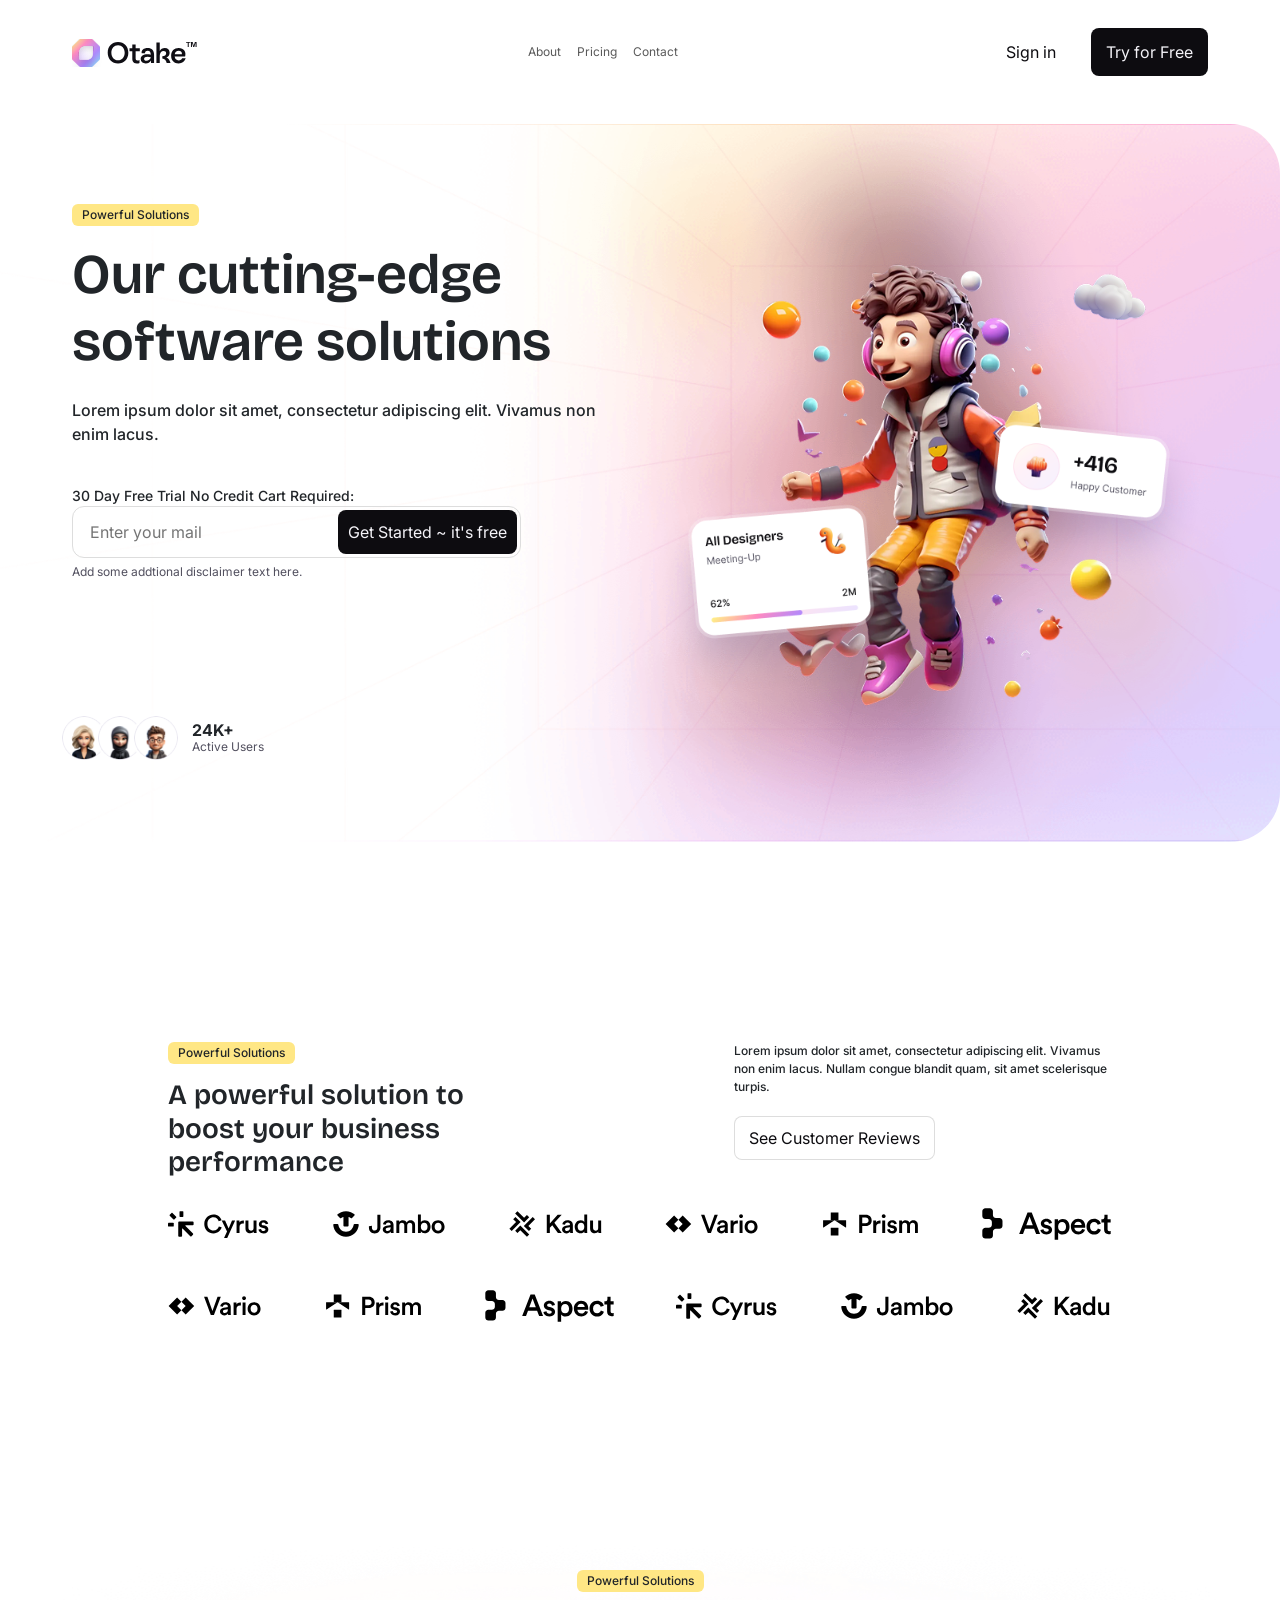
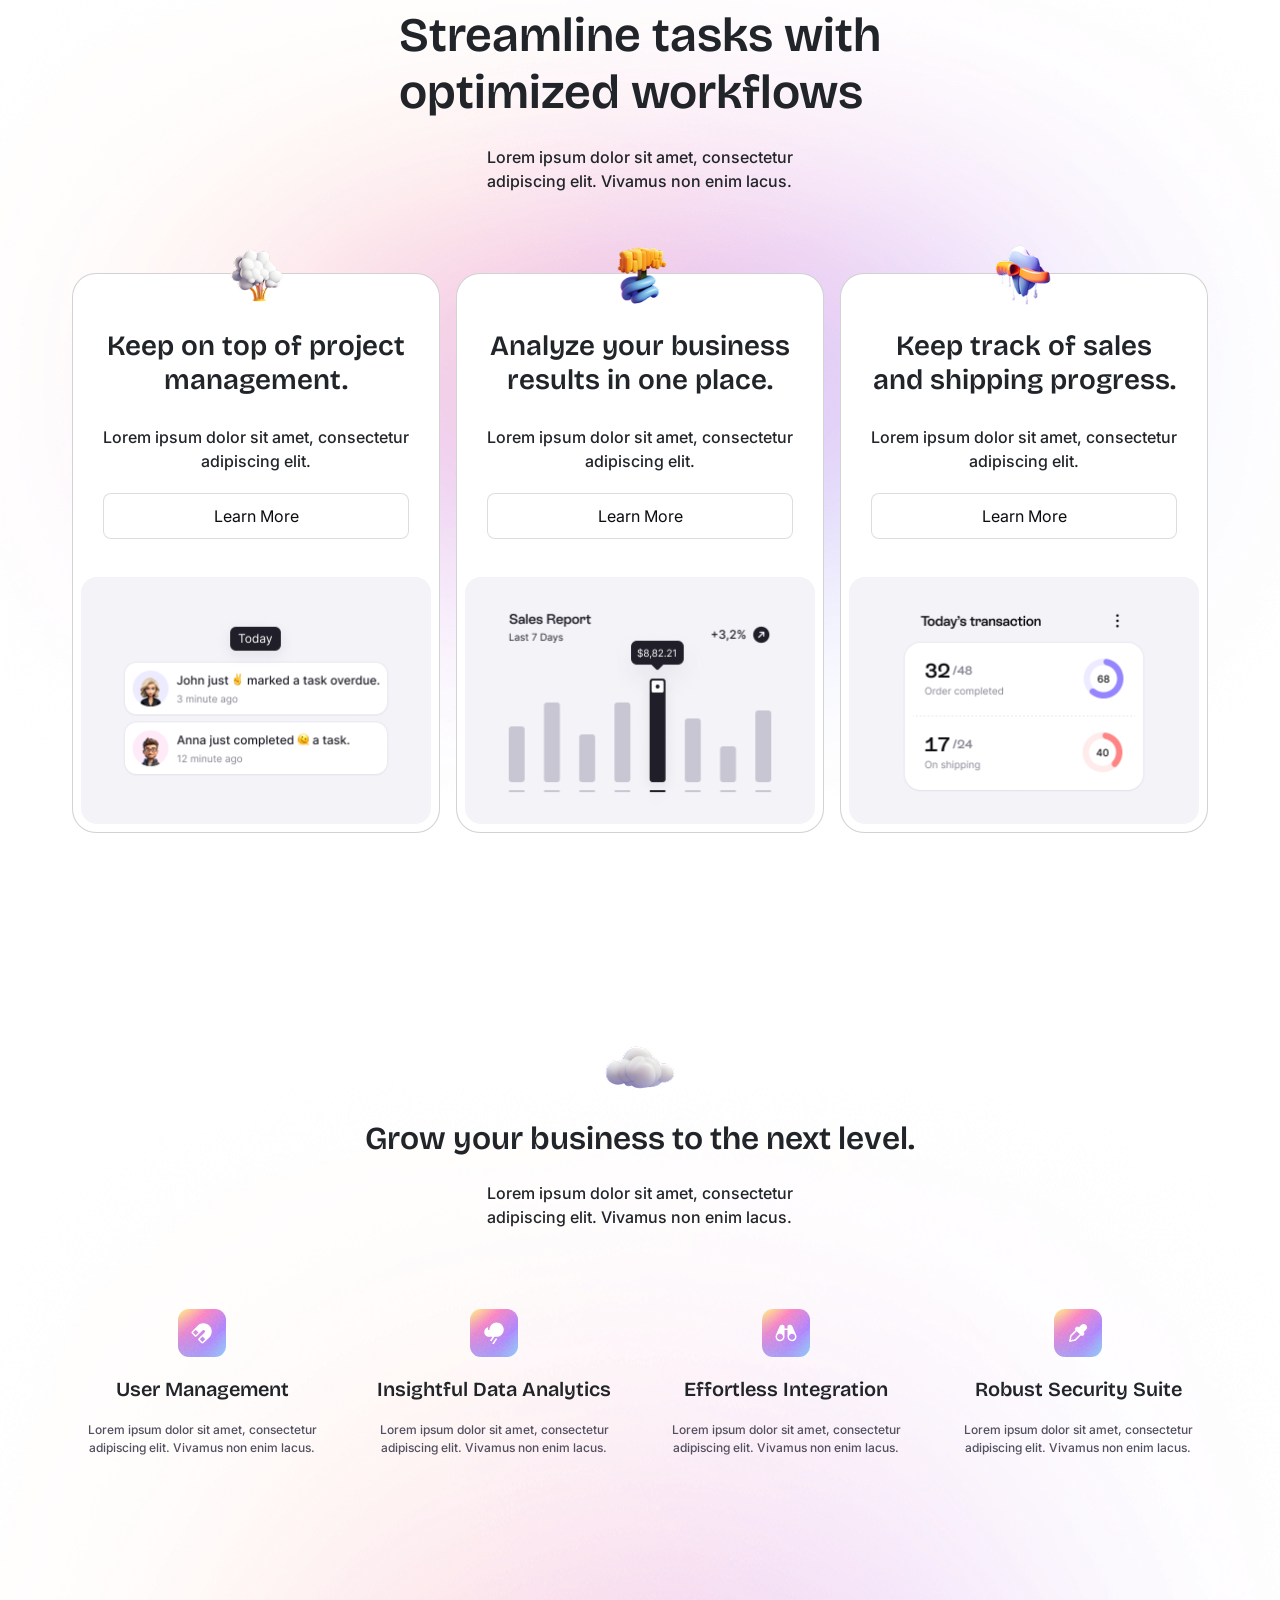
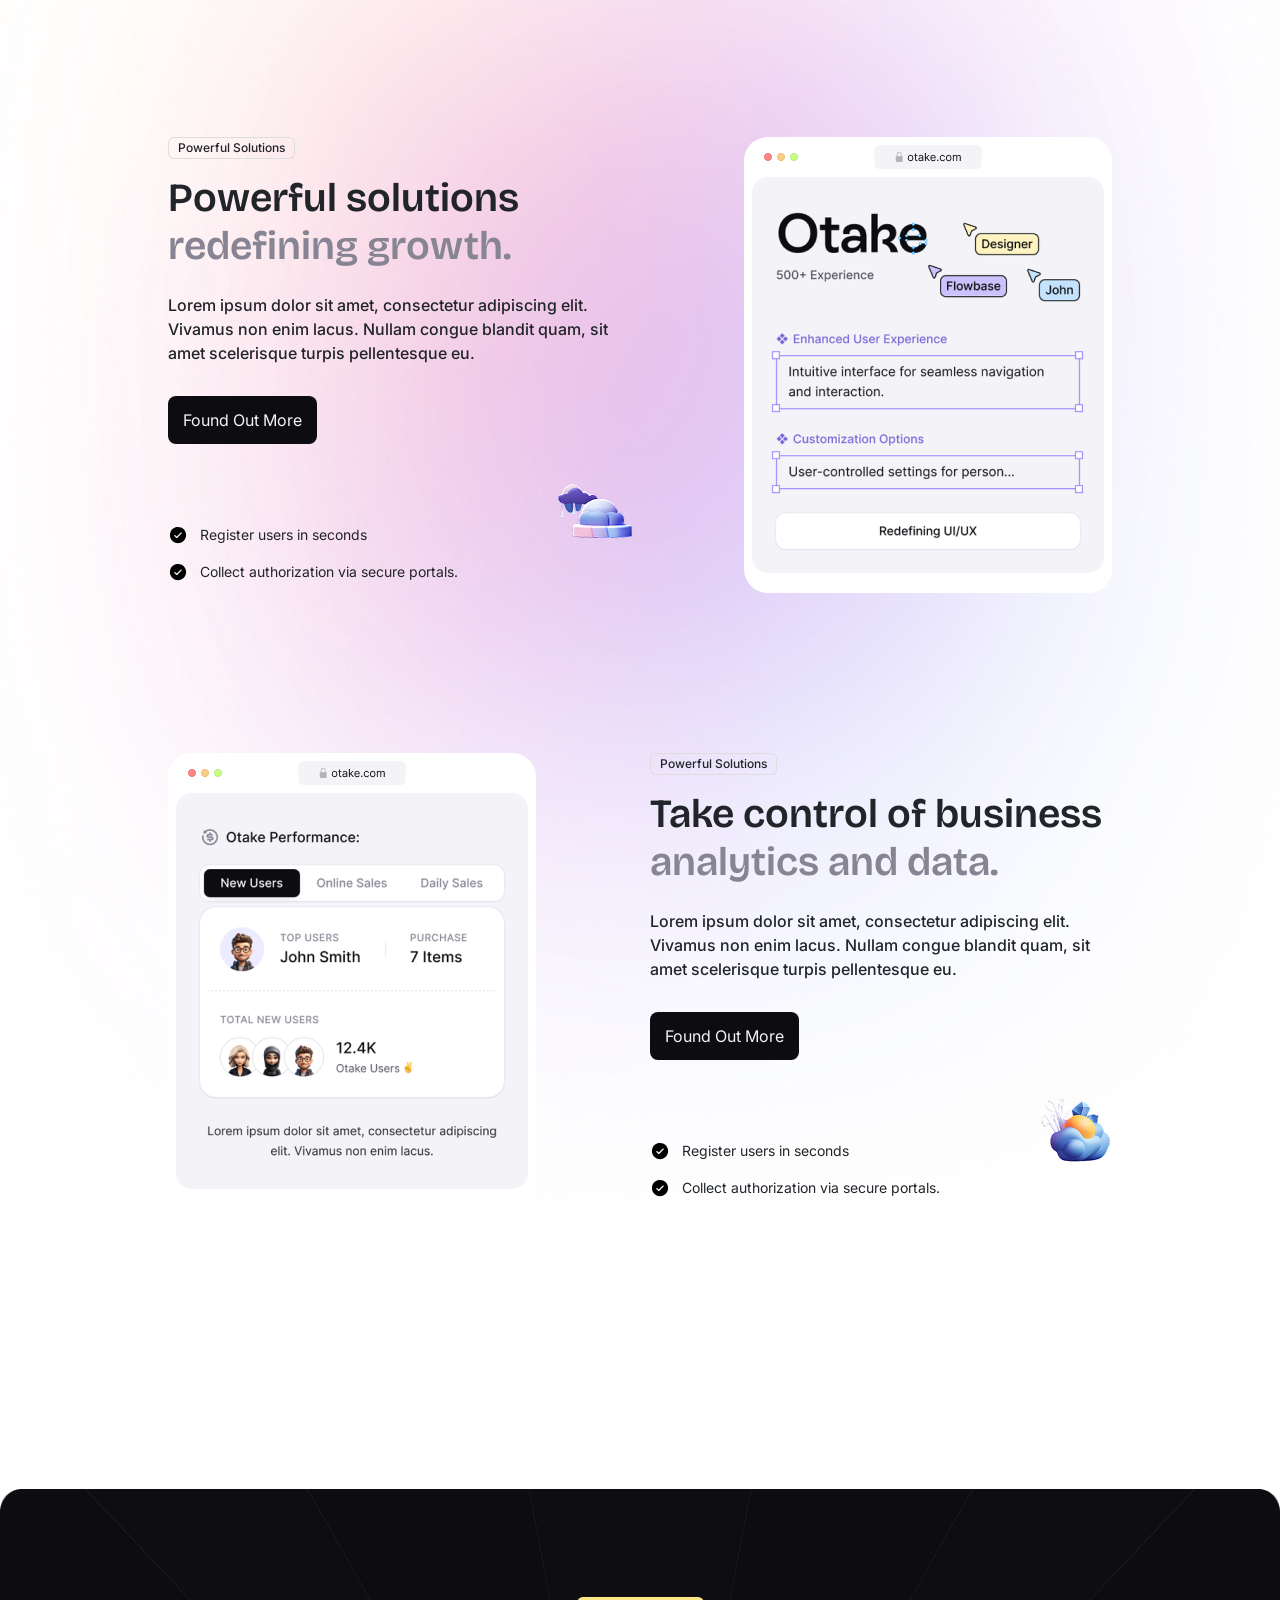
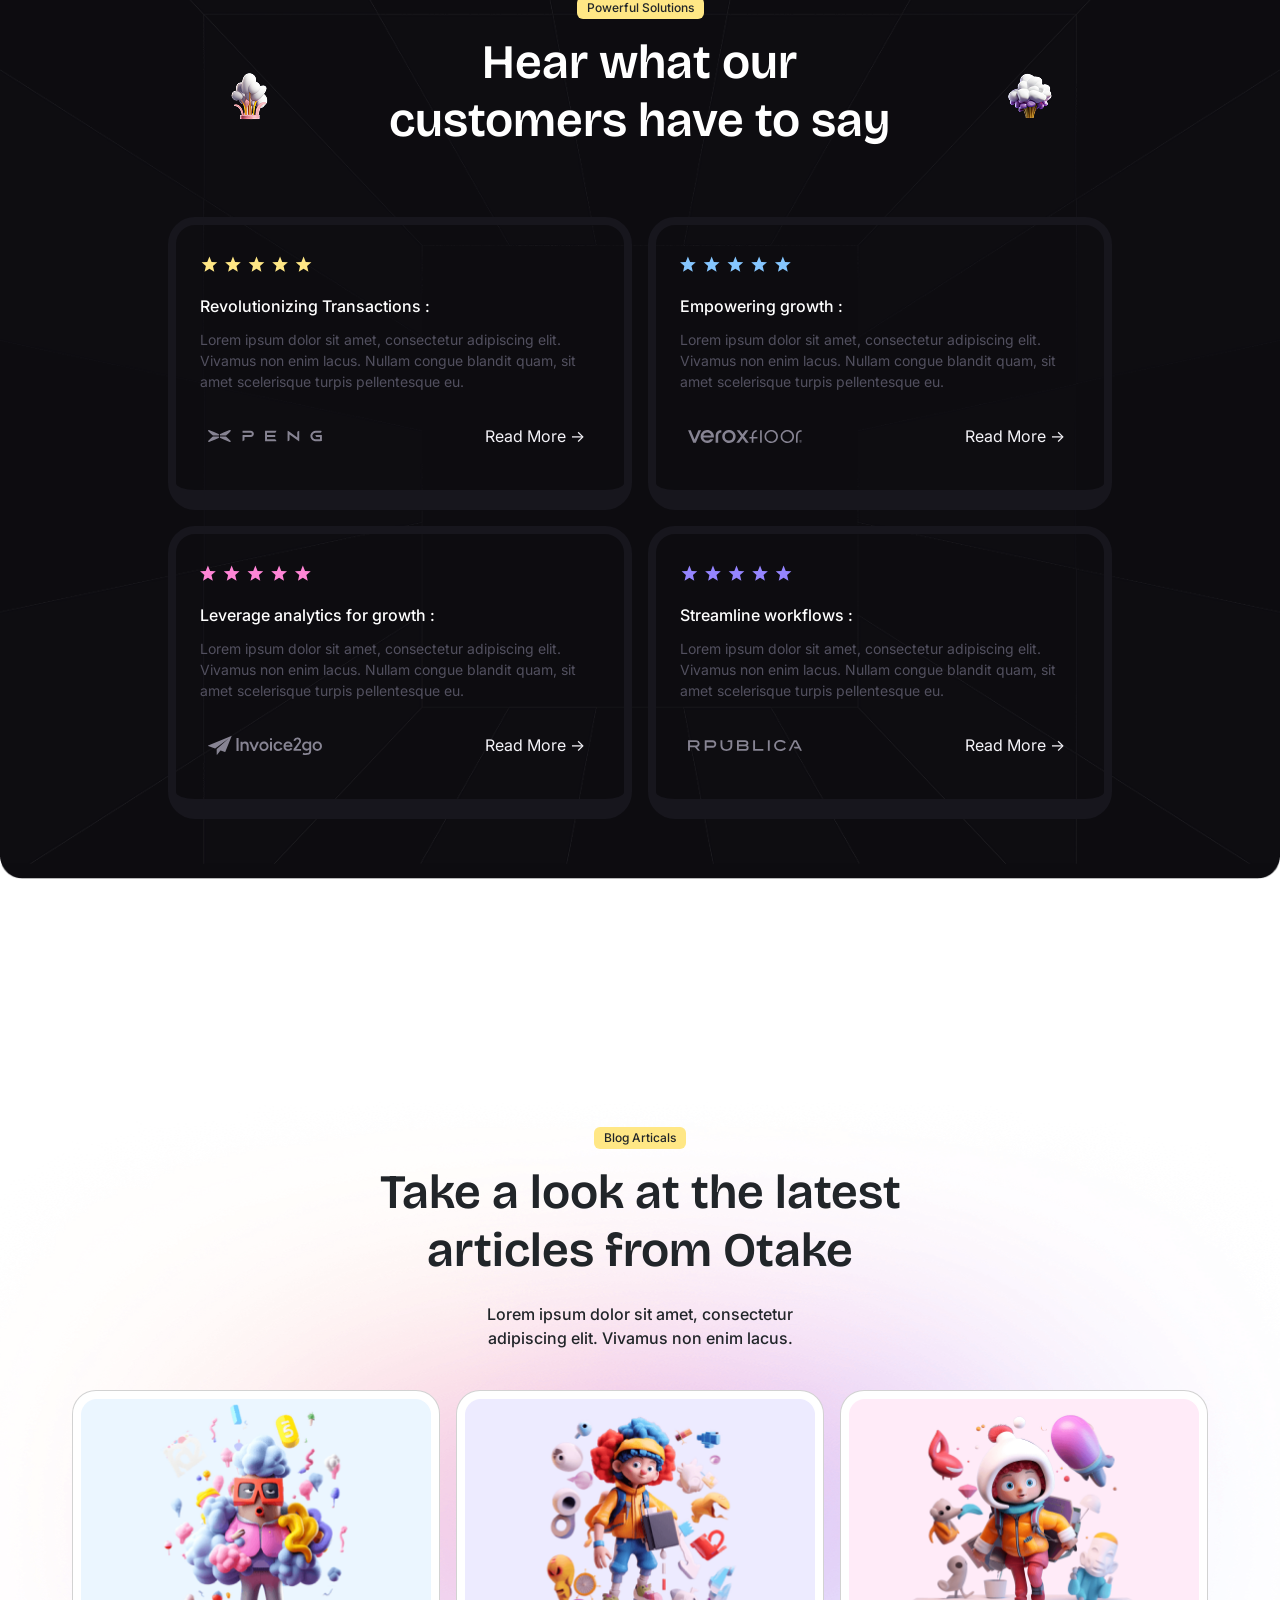
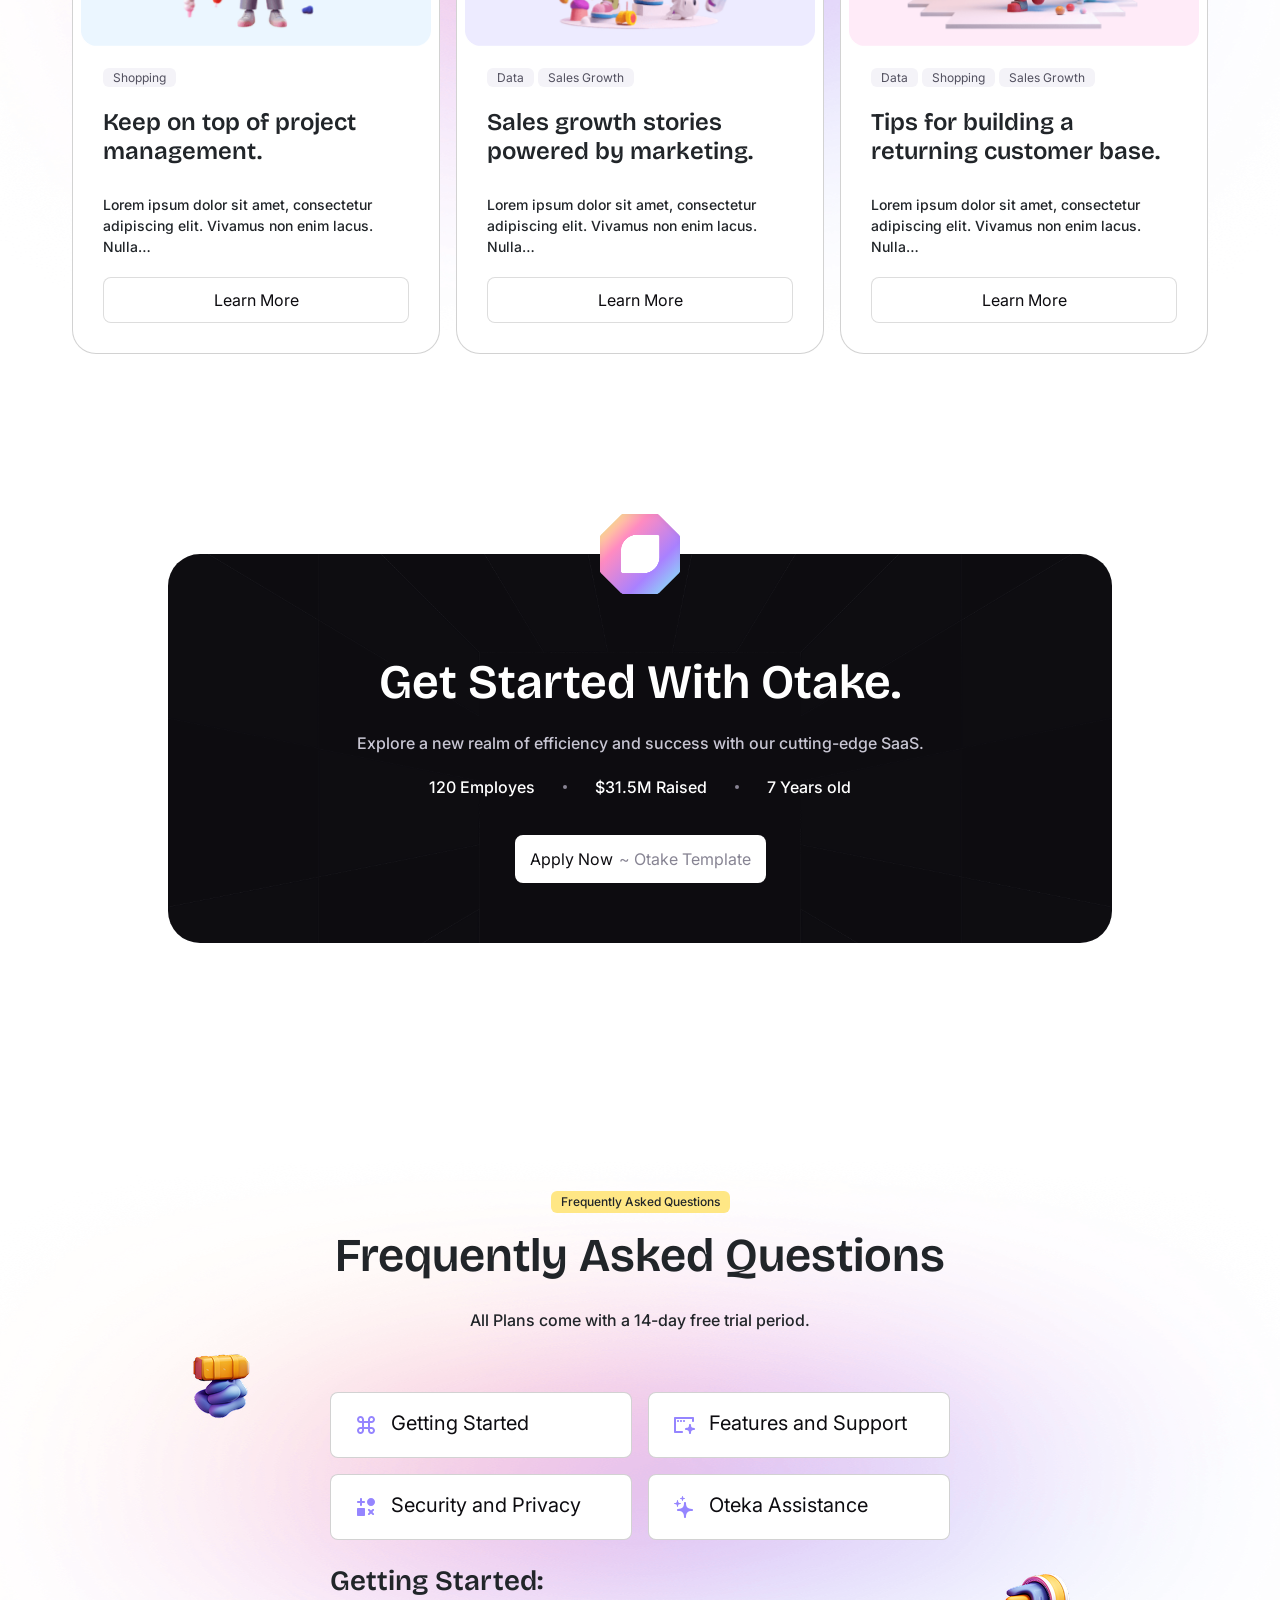
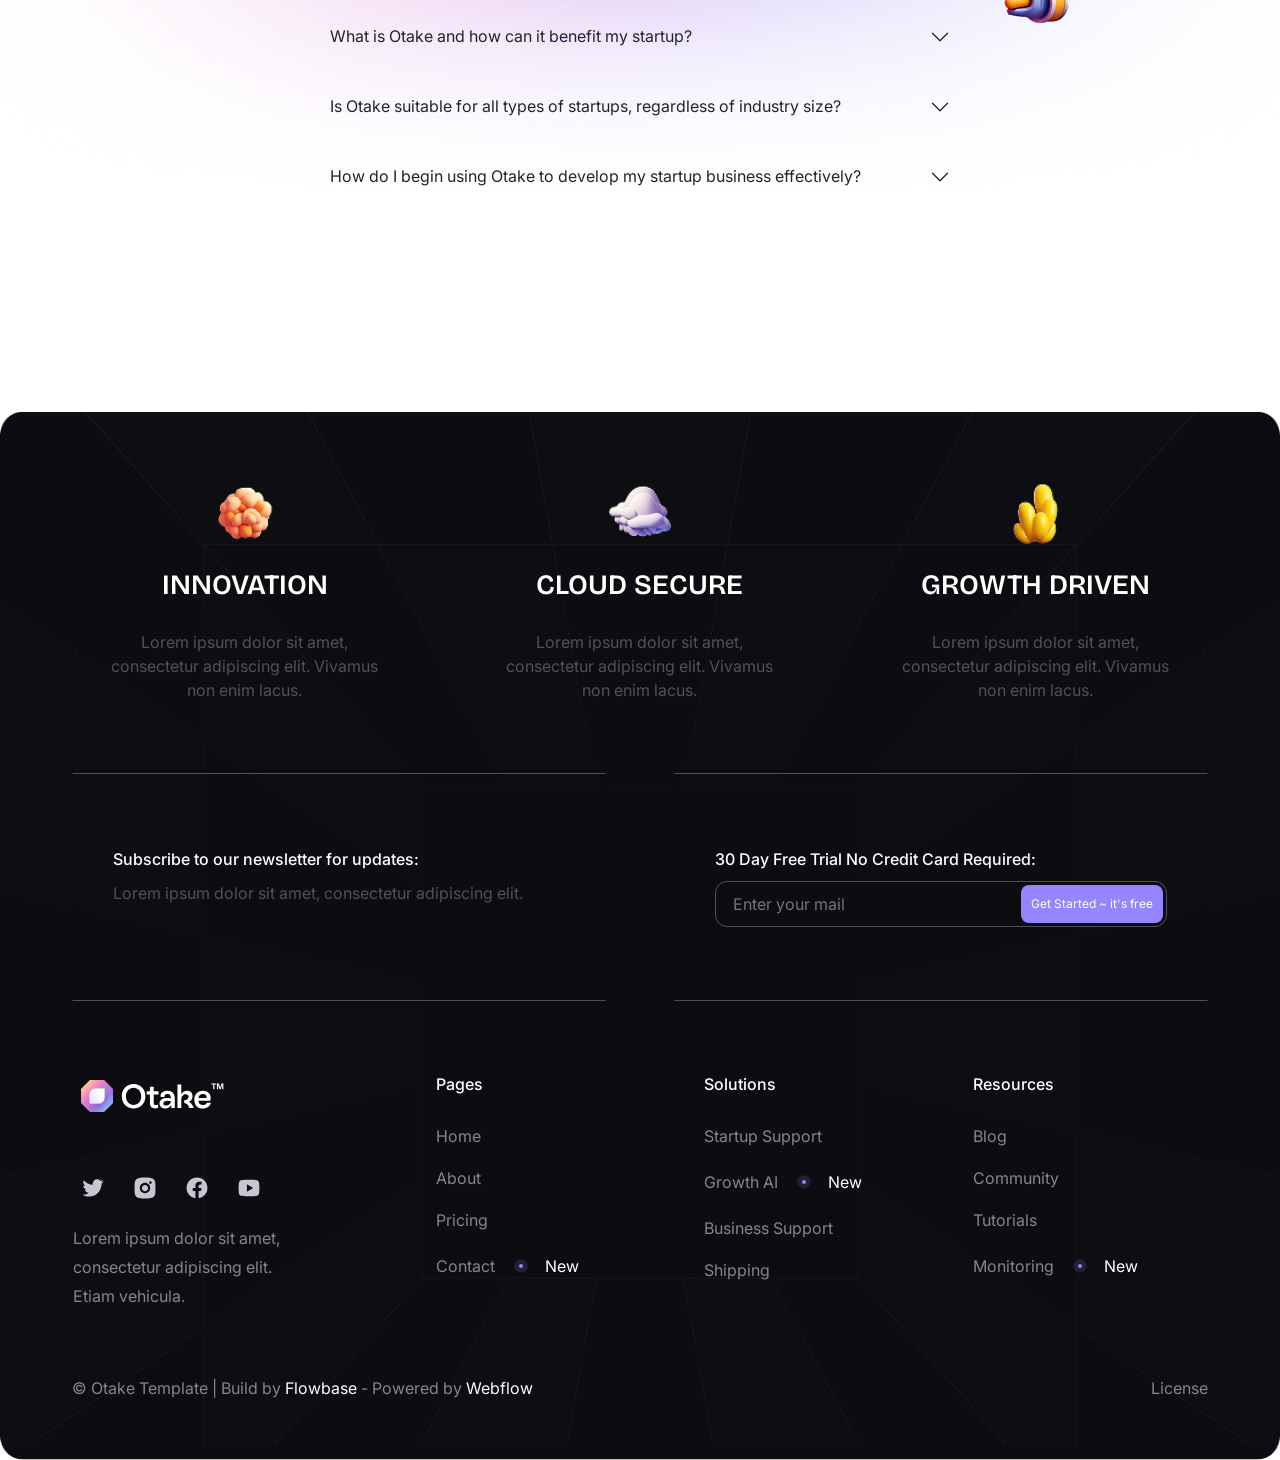
<file: index.html>
<!doctype html>
<html lang="en">
  <head>
    <meta charset="UTF-8" />
    <meta name="viewport" content="width=device-width, initial-scale=1.0" />

    <!-- favicon -->
    <link rel="icon" href="assets/img/favicon.svg" />
    <link rel="apple-touch-icon" href="assets/img/apple-touch-icon.svg" />
    <link rel="manifest" href="manifest.webmanifest" />

    <!-- css -->
    <link rel="stylesheet" href="assets/css/bootstrap.css" />
    <link rel="stylesheet" href="assets/css/style.css" />

    <!-- fonts -->
    <link rel="preconnect" href="https://fonts.googleapis.com" />
    <link rel="preconnect" href="https://fonts.gstatic.com" crossorigin />
    <link href="https://fonts.googleapis.com/css2?family=Bricolage+Grotesque:opsz,wght@12..96,200..800&family=Inter:ital,opsz,wght@0,14..32,100..900;1,14..32,100..900&display=swap" rel="stylesheet" />
    <title>Otake</title>
  </head>
  <body>
    <!-- navbar starts -->
    <nav class="navbar navbar-expand-lg">
      <div class="container">
        <a class="navbar-brand" href="#">
          <img src="assets/img/logo.svg" />
        </a>
        <button class="navbar-toggler" type="button" data-bs-toggle="collapse" data-bs-target="#navbarSupportedContent" aria-controls="navbarSupportedContent" aria-expanded="false" aria-label="Toggle navigation">
          <span class="navbar-toggler-icon"></span>
        </button>
        <div class="collapse navbar-collapse" id="navbarSupportedContent">
          <ul class="navbar-nav mx-auto mb-2 mb-lg-0">
            <li class="nav-item">
              <a class="nav-link" href="about.html">About</a>
            </li>
            <li class="nav-item">
              <a class="nav-link" href="#">Pricing</a>
            </li>
            <li class="nav-item">
              <a class="nav-link" href="#">Contact</a>
            </li>
          </ul>
          <div class="btns">
            <a href="#" class="btn-white">Sign in</a>
            <a href="#" class="btn-black">Try for Free</a>
          </div>
        </div>
      </div>
    </nav>
    <!-- navbar end -->

    <!-- hero start -->
    <section class="hero">
      <div class="container">
        <div class="content">
          <div class="cont">
            <div class="heading">
              <p class="overline yellows">Powerful Solutions</p>
              <h1 class="large-title">Our cutting-edge software solutions</h1>
              <p class="pb-4 pb-xxl-5">Lorem ipsum dolor sit amet, consectetur adipiscing elit. Vivamus non enim lacus.</p>
              <div>
                <p class="fw-medium check">30 Day Free Trial No Credit Cart Required:</p>
                <div class="hero-in">
                  <input type="text" placeholder="Enter your mail" />
                  <a href="#" class="btn-black">Get Started ~ it's free</a>
                </div>
                <span>️Add some addtional disclaimer text here.</span>
              </div>
              <div class="review-bottom mt-auto">
                <div class="avatars">
                  <img src="assets/img/review-icon-1.png" />
                  <img src="assets/img/review-icon-2.png" />
                  <img src="assets/img/review-icon-3.png" />
                </div>
                <div class="review-text">
                  <strong>24K+</strong>
                  <span>Active Users</span>
                </div>
              </div>
            </div>
          </div>
          <div class="cont">
            <img src="assets/img/hero-img.png" class="img-fluid hero-img" />
          </div>
        </div>
      </div>
    </section>
    <!-- hero end -->

    <!-- companies section start -->
    <section class="companies section-gap">
      <div class="container">
        <div class="inner-sec">
          <div class="title-description">
            <div class="heading">
              <p class="overline yellows">Powerful Solutions</p>
              <h1 class="small-title">A powerful solution to boost your business performance</h1>
            </div>
            <div class="description">
              <p>Lorem ipsum dolor sit amet, consectetur adipiscing elit. Vivamus non enim lacus. Nullam congue blandit quam, sit amet scelerisque turpis.</p>
              <a href="#" class="btn-white">See Customer Reviews</a>
            </div>
          </div>
          <div class="companies-img">
            <div class="first-img">
              <img src="assets/img/cyrus.svg" />
              <img src="assets/img/jambo.svg" />
              <img src="assets/img/kadu.svg" />
              <img src="assets/img/vario.svg" />
              <img src="assets/img/prism.svg" />
              <img src="assets/img/aspect.svg" />
            </div>
            <div class="first-img">
              <img src="assets/img/vario.svg" />
              <img src="assets/img/prism.svg" />
              <img src="assets/img/aspect.svg" />
              <img src="assets/img/cyrus.svg" />
              <img src="assets/img/jambo.svg" />
              <img src="assets/img/kadu.svg" />
            </div>
          </div>
        </div>
      </div>
    </section>
    <!-- companies section end -->

    <!-- Streamline section start -->
    <section class="streamline section-gap section-bg">
      <div class="container">
        <div class="heading d-flex align-items-center">
          <p class="overline yellows mt-5">Powerful Solutions</p>
          <h1 class="medium-title">Streamline tasks with<br />optimized workflows</h1>
          <p>Lorem ipsum dolor sit amet, consectetur<br />adipiscing elit. Vivamus non enim lacus.</p>
        </div>
        <div class="streamline-cards">
          <div class="cards">
            <div class="card">
              <div class="card-cont">
                <img src="assets/img/streamline-icon-1.png" />
                <h1 class="small-title">Keep on top of project management.</h1>
                <p>Lorem ipsum dolor sit amet, consectetur adipiscing elit.</p>
                <a href="#" class="btn-white">Learn More</a>
              </div>
              <img src="assets/img/streamline-cont-1.svg" />
            </div>
            <div class="card">
              <div class="card-cont">
                <img src="assets/img/streamline-icon-2.png" />
                <h1 class="small-title">Analyze your business results in one place.</h1>
                <p>Lorem ipsum dolor sit amet, consectetur adipiscing elit.</p>
                <a href="#" class="btn-white">Learn More</a>
              </div>
              <img src="assets/img/streamline-cont-2.svg" />
            </div>
            <div class="card">
              <div class="card-cont">
                <img src="assets/img/streamline-icon-3.png" />
                <h1 class="small-title">Keep track of sales and shipping progress.</h1>
                <p>Lorem ipsum dolor sit amet, consectetur adipiscing elit.</p>
                <a href="#" class="btn-white">Learn More</a>
              </div>
              <img src="assets/img/streamline-cont-3.svg" />
            </div>
          </div>
        </div>
      </div>
    </section>
    <!-- Streamline section end -->

    <!-- two section one bg -->
    <div class="section-bg">
      <!-- Features section start -->
      <section class="features section-gap">
        <div class="container">
          <div class="heading d-flex align-items-center">
            <img src="assets/img/cloud.png" />
            <h1 class="medium-title">Grow your business to the next level.</h1>
            <p>Lorem ipsum dolor sit amet, consectetur<br />adipiscing elit. Vivamus non enim lacus.</p>
          </div>
          <div class="feature">
            <div class="cards">
              <div class="card">
                <div class="card-cont">
                  <img src="assets/img/feature-icon-1.svg" />
                  <h1 class="small-title">User Management</h1>
                  <p>Lorem ipsum dolor sit amet, consectetur adipiscing elit. Vivamus non enim lacus.</p>
                </div>
              </div>
              <div class="card">
                <div class="card-cont">
                  <img src="assets/img/feature-icon-2.svg" />
                  <h1 class="small-title">Insightful Data Analytics</h1>
                  <p>Lorem ipsum dolor sit amet, consectetur adipiscing elit. Vivamus non enim lacus.</p>
                </div>
              </div>
              <div class="card">
                <div class="card-cont">
                  <img src="assets/img/feature-icon-3.svg" />
                  <h1 class="small-title">Effortless Integration</h1>
                  <p>Lorem ipsum dolor sit amet, consectetur adipiscing elit. Vivamus non enim lacus.</p>
                </div>
              </div>
              <div class="card">
                <div class="card-cont">
                  <img src="assets/img/feature-icon-4.svg" />
                  <h1 class="small-title">Robust Security Suite</h1>
                  <p>Lorem ipsum dolor sit amet, consectetur adipiscing elit. Vivamus non enim lacus.</p>
                </div>
              </div>
            </div>
          </div>
        </div>
      </section>
      <!-- Features section end -->

      <!-- testimonial section start -->
      <section class="testimonial section-gap">
        <div class="container">
          <div class="inner-sec">
            <div class="content">
              <div class="cont">
                <div class="heading">
                  <p class="overline">Powerful Solutions</p>
                  <h1 class="medium-title">Powerful solutions <span>redefining growth.</span></h1>
                  <p>Lorem ipsum dolor sit amet, consectetur adipiscing elit. Vivamus non enim lacus. Nullam congue blandit quam, sit amet scelerisque turpis pellentesque eu.</p>
                  <a href="#" class="btn-black mt-3">Found Out More</a>
                  <div class="bottom mt-auto">
                    <ul class="bullet">
                      <li>Register users in seconds</li>
                      <li>Collect authorization via secure portals.</li>
                    </ul>
                    <img src="assets/img/testi-icon-1.png" class="bullet-img-up" />
                  </div>
                </div>
              </div>
              <div class="cont">
                <img src="assets/img/testimonial-img-1.png" class="img-fluid" />
              </div>
            </div>
            <div class="content">
              <div class="cont">
                <img src="assets/img/testimonial-img-2.png" class="img-fluid" />
              </div>
              <div class="cont">
                <div class="heading">
                  <p class="overline">Powerful Solutions</p>
                  <h1 class="medium-title">Take control of business <span>analytics and data.</span></h1>
                  <p>Lorem ipsum dolor sit amet, consectetur adipiscing elit. Vivamus non enim lacus. Nullam congue blandit quam, sit amet scelerisque turpis pellentesque eu.</p>
                  <a href="#" class="btn-black mt-3">Found Out More</a>
                  <div class="bottom mt-auto">
                    <ul class="bullet">
                      <li>Register users in seconds</li>
                      <li>Collect authorization via secure portals.</li>
                    </ul>
                    <img src="assets/img/testi-icon-2.png" class="bullet-img-up" />
                  </div>
                </div>
              </div>
            </div>
          </div>
        </div>
      </section>
      <!-- testimonial section end -->
    </div>

    <!-- Detailed testimonial section start -->
    <section class="detailed-testimonial section-gap section-bg-2">
      <div class="container">
        <div class="inner-sec">
          <div class="heading d-flex align-items-center">
            <p class="overline yellows mt-5">Powerful Solutions</p>
            <div class="head-title d-flex align-items-center justify-content-around w-100">
              <img src="assets/img/dt-h-1.png" />
              <h1 class="medium-title white-txt">Hear what our<br />customers have to say</h1>
              <img src="assets/img/dt-h-2.png" />
            </div>
          </div>
          <div class="de-testi-cont">
            <div class="cards">
              <div class="card">
                <img src="assets/img/yellow-star.svg" class="star" />
                <div class="card-cont-2">
                  <p>Revolutionizing Transactions :</p>
                  <span>Lorem ipsum dolor sit amet, consectetur adipiscing elit. Vivamus non enim lacus. Nullam congue blandit quam, sit amet scelerisque turpis pellentesque eu.</span>
                </div>
                <dt-bottom class="d-flex w-100 justify-content-between mt-auto align-items-center">
                  <img src="assets/img/dt-cm-1.svg" class="dt-img" />
                  <a href="#" class="btn-black">Read More -></a>
                </dt-bottom>
              </div>
              <div class="card">
                <img src="assets/img/blue-star.svg" class="star" />
                <div class="card-cont-2">
                  <p>Empowering growth :</p>
                  <span>Lorem ipsum dolor sit amet, consectetur adipiscing elit. Vivamus non enim lacus. Nullam congue blandit quam, sit amet scelerisque turpis pellentesque eu.</span>
                </div>
                <dt-bottom class="d-flex w-100 justify-content-between mt-auto align-items-center">
                  <img src="assets/img/dt-cm-2.svg" class="dt-img" />
                  <a href="#" class="btn-black">Read More -></a>
                </dt-bottom>
              </div>
              <div class="card">
                <img src="assets/img/pink-star.svg" class="star" />
                <div class="card-cont-2">
                  <p>Leverage analytics for growth :</p>
                  <span>Lorem ipsum dolor sit amet, consectetur adipiscing elit. Vivamus non enim lacus. Nullam congue blandit quam, sit amet scelerisque turpis pellentesque eu.</span>
                </div>
                <dt-bottom class="d-flex w-100 justify-content-between mt-auto align-items-center">
                  <img src="assets/img/dt-cm-3.svg" class="dt-img" />
                  <a href="#" class="btn-black">Read More -></a>
                </dt-bottom>
              </div>
              <div class="card">
                <img src="assets/img/purple-star.svg" class="star" />
                <div class="card-cont-2">
                  <p>Streamline workflows :</p>
                  <span>Lorem ipsum dolor sit amet, consectetur adipiscing elit. Vivamus non enim lacus. Nullam congue blandit quam, sit amet scelerisque turpis pellentesque eu.</span>
                </div>
                <dt-bottom class="d-flex w-100 justify-content-between mt-auto align-items-center">
                  <img src="assets/img/dt-cm-4.svg" class="dt-img" />
                  <a href="#" class="btn-black">Read More -></a>
                </dt-bottom>
              </div>
            </div>
          </div>
        </div>
      </div>
    </section>
    <!-- detailed testimonial section end -->

    <!-- Blog Articals section start -->
    <section class="blogs section-gap section-bg">
      <div class="container">
        <div class="heading d-flex align-items-center text-center">
          <p class="overline yellows mt-5">Blog Articals</p>
          <h1 class="medium-title">Take a look at the latest<br />articles from Otake</h1>
          <p>Lorem ipsum dolor sit amet, consectetur<br />adipiscing elit. Vivamus non enim lacus.</p>
        </div>
        <div class="blogs-card">
          <div class="cards">
            <div class="card">
              <img src="assets/img/blog-img-1.png" />
              <div class="card-cont">
                <div class="catagory">
                  <span>Shopping</span>
                </div>
                <h1 class="small-title">Keep on top of project management.</h1>
                <p>Lorem ipsum dolor sit amet, consectetur adipiscing elit. Vivamus non enim lacus. Nulla…</p>
                <a href="#" class="btn-white">Learn More</a>
              </div>
            </div>
            <div class="card">
              <img src="assets/img/blog-img-2.png" />
              <div class="card-cont">
                <div class="catagory">
                  <span>Data</span>
                  <span>Sales Growth</span>
                </div>
                <h1 class="small-title">Sales growth stories powered by marketing.</h1>
                <p>Lorem ipsum dolor sit amet, consectetur adipiscing elit. Vivamus non enim lacus. Nulla…</p>
                <a href="#" class="btn-white">Learn More</a>
              </div>
            </div>
            <div class="card">
              <img src="assets/img/blog-img-3.png" />
              <div class="card-cont">
                <div class="catagory">
                  <span>Data</span>
                  <span>Shopping</span>
                  <span>Sales Growth</span>
                </div>
                <h1 class="small-title">Tips for building a returning customer base.</h1>
                <p>Lorem ipsum dolor sit amet, consectetur adipiscing elit. Vivamus non enim lacus. Nulla…</p>
                <a href="#" class="btn-white">Learn More</a>
              </div>
            </div>
          </div>
        </div>
      </div>
    </section>
    <!-- Blog Articals section end -->

    <!-- cta section start -->
    <section class="cta section-gap">
      <div class="container">
        <div class="inner-sec">
          <img src="assets/img/contact-img.svg" class="cta-icon" alt="" />
          <div class="heading d-flex align-items-center text-center">
            <h1 class="medium-title white-txt">Get Started With Otake.</h1>
            <p>Explore a new realm of efficiency and success with our cutting-edge SaaS.</p>
          </div>
          <ul class="cta-stats">
            <li>120 Employes</li>
            <li>$31.5M Raised</li>
            <li>7 Years old</li>
          </ul>
          <a href="#" class="btn-solid-white">Apply Now <span>~ Otake Template</span></a>
        </div>
      </div>
    </section>
    <!-- cta section end -->

    <!-- faq section start -->
    <section class="faq section-gap section-bg">
      <div class="container">
        <div class="inner-sec">
          <div class="heading d-flex align-items-center text-center">
            <p class="overline yellows mt-5">Frequently Asked Questions</p>
            <h1 class="medium-title">Frequently Asked Questions</h1>
            <p>All Plans come with a 14-day free trial period.</p>
          </div>
          <div class="faq-card">
            <div class="cards">
              <div class="card">
                <a href="#" class="btn-purple"><img src="assets/img/faq-icon-1.svg" /> Getting Started </a>
              </div>
              <div class="card">
                <a href="#" class="btn-purple"><img src="assets/img/faq-icon-2.svg" /> Features and Support </a>
              </div>
              <div class="card">
                <a href="#" class="btn-purple"><img src="assets/img/faq-icon-3.svg" /> Security and Privacy </a>
              </div>
              <div class="card">
                <a href="#" class="btn-purple"><img src="assets/img/faq-icon-4.svg" /> Oteka Assistance </a>
              </div>
            </div>
          </div>
          <div class="accordion accordion-flush" id="accordionFlushExample">
            <div class="small-title">Getting Started:</div>
            <div class="accordion-item">
              <h2 class="accordion-header">
                <button class="accordion-button collapsed" type="button" data-bs-toggle="collapse" data-bs-target="#flush-collapseOne" aria-expanded="false" aria-controls="flush-collapseOne">What is Otake and how can it benefit my startup?</button>
              </h2>
              <div id="flush-collapseOne" class="accordion-collapse collapse" data-bs-parent="#accordionFlushExample">
                <div class="accordion-body">Placeholder content for this accordion, which is intended to demonstrate the <code>.accordion-flush</code> class. This is the first item's accordion body.</div>
              </div>
            </div>
            <div class="accordion-item">
              <h2 class="accordion-header">
                <button class="accordion-button collapsed" type="button" data-bs-toggle="collapse" data-bs-target="#flush-collapseTwo" aria-expanded="false" aria-controls="flush-collapseTwo">Is Otake suitable for all types of startups, regardless of industry size?</button>
              </h2>
              <div id="flush-collapseTwo" class="accordion-collapse collapse" data-bs-parent="#accordionFlushExample">
                <div class="accordion-body">Placeholder content for this accordion, which is intended to demonstrate the <code>.accordion-flush</code> class. This is the second item's accordion body. Let's imagine this being filled with some actual content.</div>
              </div>
            </div>
            <div class="accordion-item">
              <h2 class="accordion-header">
                <button class="accordion-button collapsed" type="button" data-bs-toggle="collapse" data-bs-target="#flush-collapseThree" aria-expanded="false" aria-controls="flush-collapseThree">How do I begin using Otake to develop my startup business effectively?</button>
              </h2>
              <div id="flush-collapseThree" class="accordion-collapse collapse" data-bs-parent="#accordionFlushExample">
                <div class="accordion-body">Placeholder content for this accordion, which is intended to demonstrate the <code>.accordion-flush</code> class. This is the third item's accordion body. Nothing more exciting happening here in terms of content, but just filling up the space to make it look, at least at first glance, a bit more representative of how this would look in a real-world application.</div>
              </div>
            </div>
          </div>
        </div>
      </div>
    </section>
    <!-- faq section end -->

    <!-- footer section start -->
    <footer class="footer section-bg-2 section-gap">
      <div class="container">
        <div class="footer-top">
          <div class="cards">
            <div class="card">
              <div class="card-cont">
                <img src="assets/img/footer-img-1.png" />
                <h1 class="small-title">INNOVATION</h1>
                <span>Lorem ipsum dolor sit amet, consectetur adipiscing elit. Vivamus non enim lacus.</span>
              </div>
            </div>
            <div class="card">
              <div class="card-cont">
                <img src="assets/img/footer-img-2.png" />
                <h1 class="small-title">CLOUD SECURE</h1>
                <span>Lorem ipsum dolor sit amet, consectetur adipiscing elit. Vivamus non enim lacus.</span>
              </div>
            </div>
            <div class="card">
              <div class="card-cont">
                <img src="assets/img/footer-img-3.png" />
                <h1 class="small-title">GROWTH DRIVEN</h1>
                <span>Lorem ipsum dolor sit amet, consectetur adipiscing elit. Vivamus non enim lacus.</span>
              </div>
            </div>
          </div>
        </div>
        <div class="footer-middel">
          <div class="cards">
            <div class="card">
              <p>Subscribe to our newsletter for updates:</p>
              <span>Lorem ipsum dolor sit amet, consectetur adipiscing elit.</span>
            </div>
            <div class="card">
              <p>30 Day Free Trial No Credit Card Required:</p>
              <div class="hero-in">
                <input type="text" placeholder="Enter your mail" />
                <a href="#" class="btn-purple">Get Started ~ it's free</a>
              </div>
            </div>
          </div>
        </div>
        <div class="footer-bottom">
          <div class="cards">
            <div class="card">
              <a href="#"><img src="assets/img/white-logo.svg" class="logo" alt="Otake" /></a>
              <div class="social mt-auto">
                <a href="https://twitter.com/"><img src="assets/img/social-1.svg" alt="Twitter" /></a>
                <a href="https://www.instagram.com/"><img src="assets/img/social-2.svg" alt="Instagram" /></a>
                <a href="https://www.facebook.com/"><img src="assets/img/social-3.svg" alt="Facebook" /></a>
                <a href="https://www.youtube.com/"><img src="assets/img/social-4.svg" alt="YouTube" /></a>
              </div>
              <span class="about">Lorem ipsum dolor sit amet, consectetur adipiscing elit. Etiam vehicula.</span>
            </div>
            <div class="card">
              <p class="col-title">Pages</p>
              <ul class="footer-links">
                <li><a href="#">Home</a></li>
                <li><a href="#">About</a></li>
                <li><a href="#">Pricing</a></li>
                <li>
                  <a href="#">Contact</a><span class="new"><img src="assets/img/pin.svg" alt="" />New</span>
                </li>
              </ul>
            </div>

            <div class="card">
              <p class="col-title">Solutions</p>
              <ul class="footer-links">
                <li><a href="#">Startup Support</a></li>
                <li>
                  <a href="#">Growth AI</a><span class="new"><img src="assets/img/pin.svg" alt="" />New</span>
                </li>
                <li><a href="#">Business Support</a></li>
                <li><a href="#">Shipping</a></li>
              </ul>
            </div>

            <div class="card">
              <p class="col-title">Resources</p>
              <ul class="footer-links">
                <li><a href="#">Blog</a></li>
                <li><a href="#">Community</a></li>
                <li><a href="#">Tutorials</a></li>
                <li>
                  <a href="#">Monitoring</a><span class="new"><img src="assets/img/pin.svg" alt="" />New</span>
                </li>
              </ul>
            </div>
          </div>
          <div class="footer-copy">
            <span>© Otake Template | Build by <a href="#">Flowbase</a> - Powered by <a href="#">Webflow</a></span>
            <a href="#" class="license">License</a>
          </div>
        </div>
      </div>
    </footer>
    <!-- footer section end -->

    <!-- script -->
    <script src="assets/js/jquery.min.js"></script>
    <script src="assets/js/bootstrap.bundle.min.js"></script>
  </body>
</html>
</file>
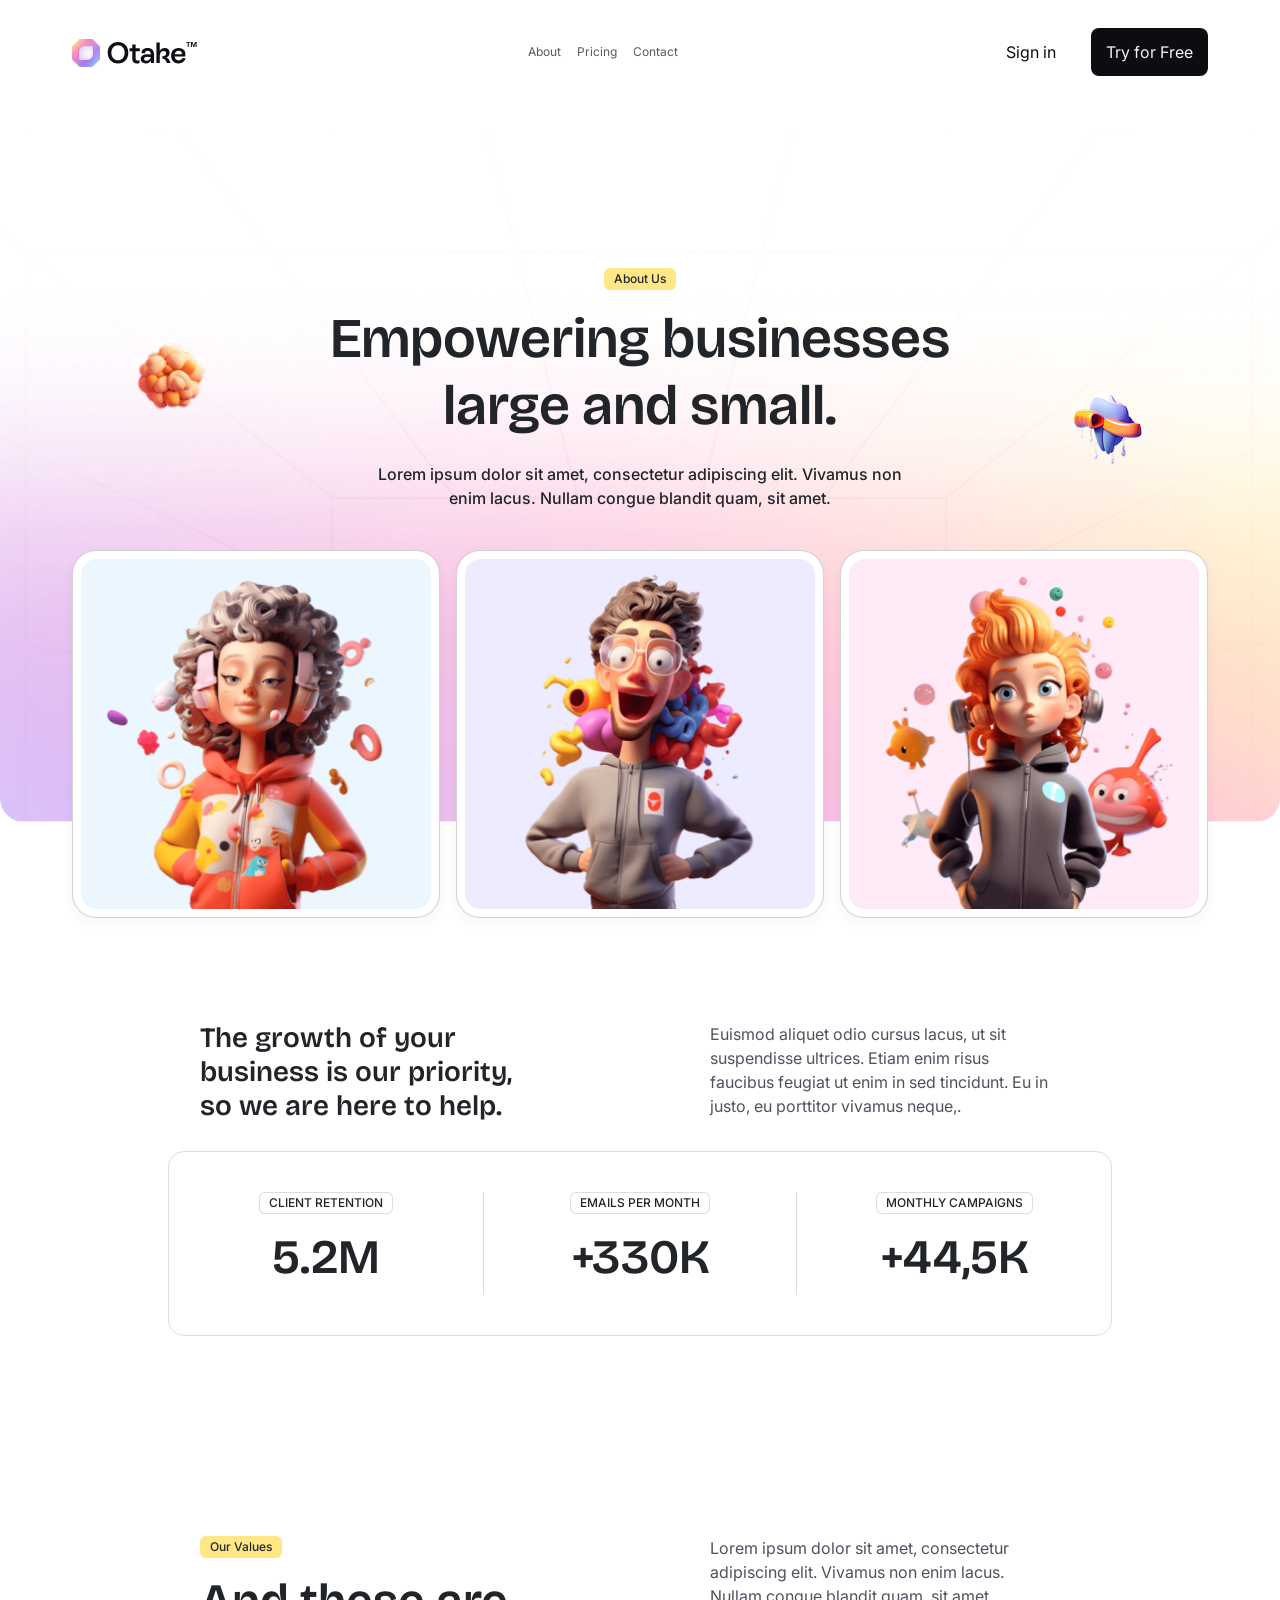
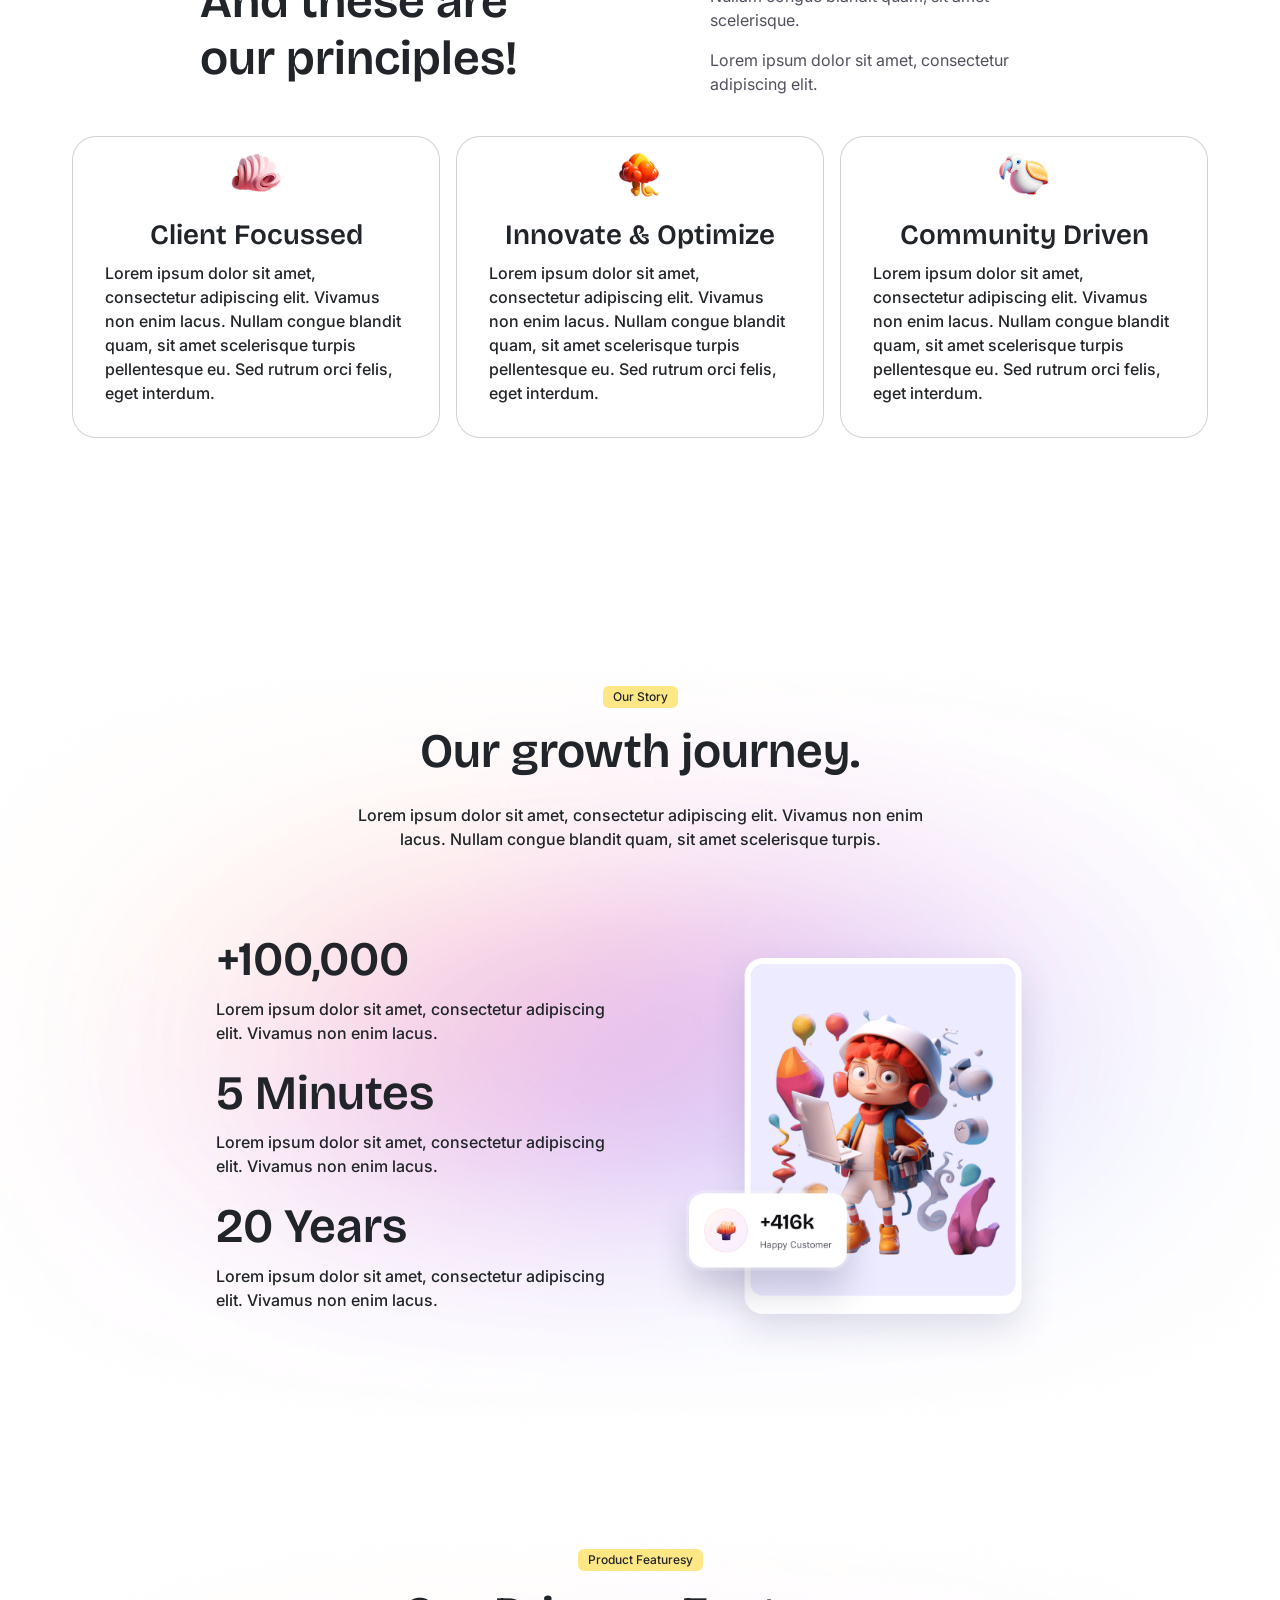
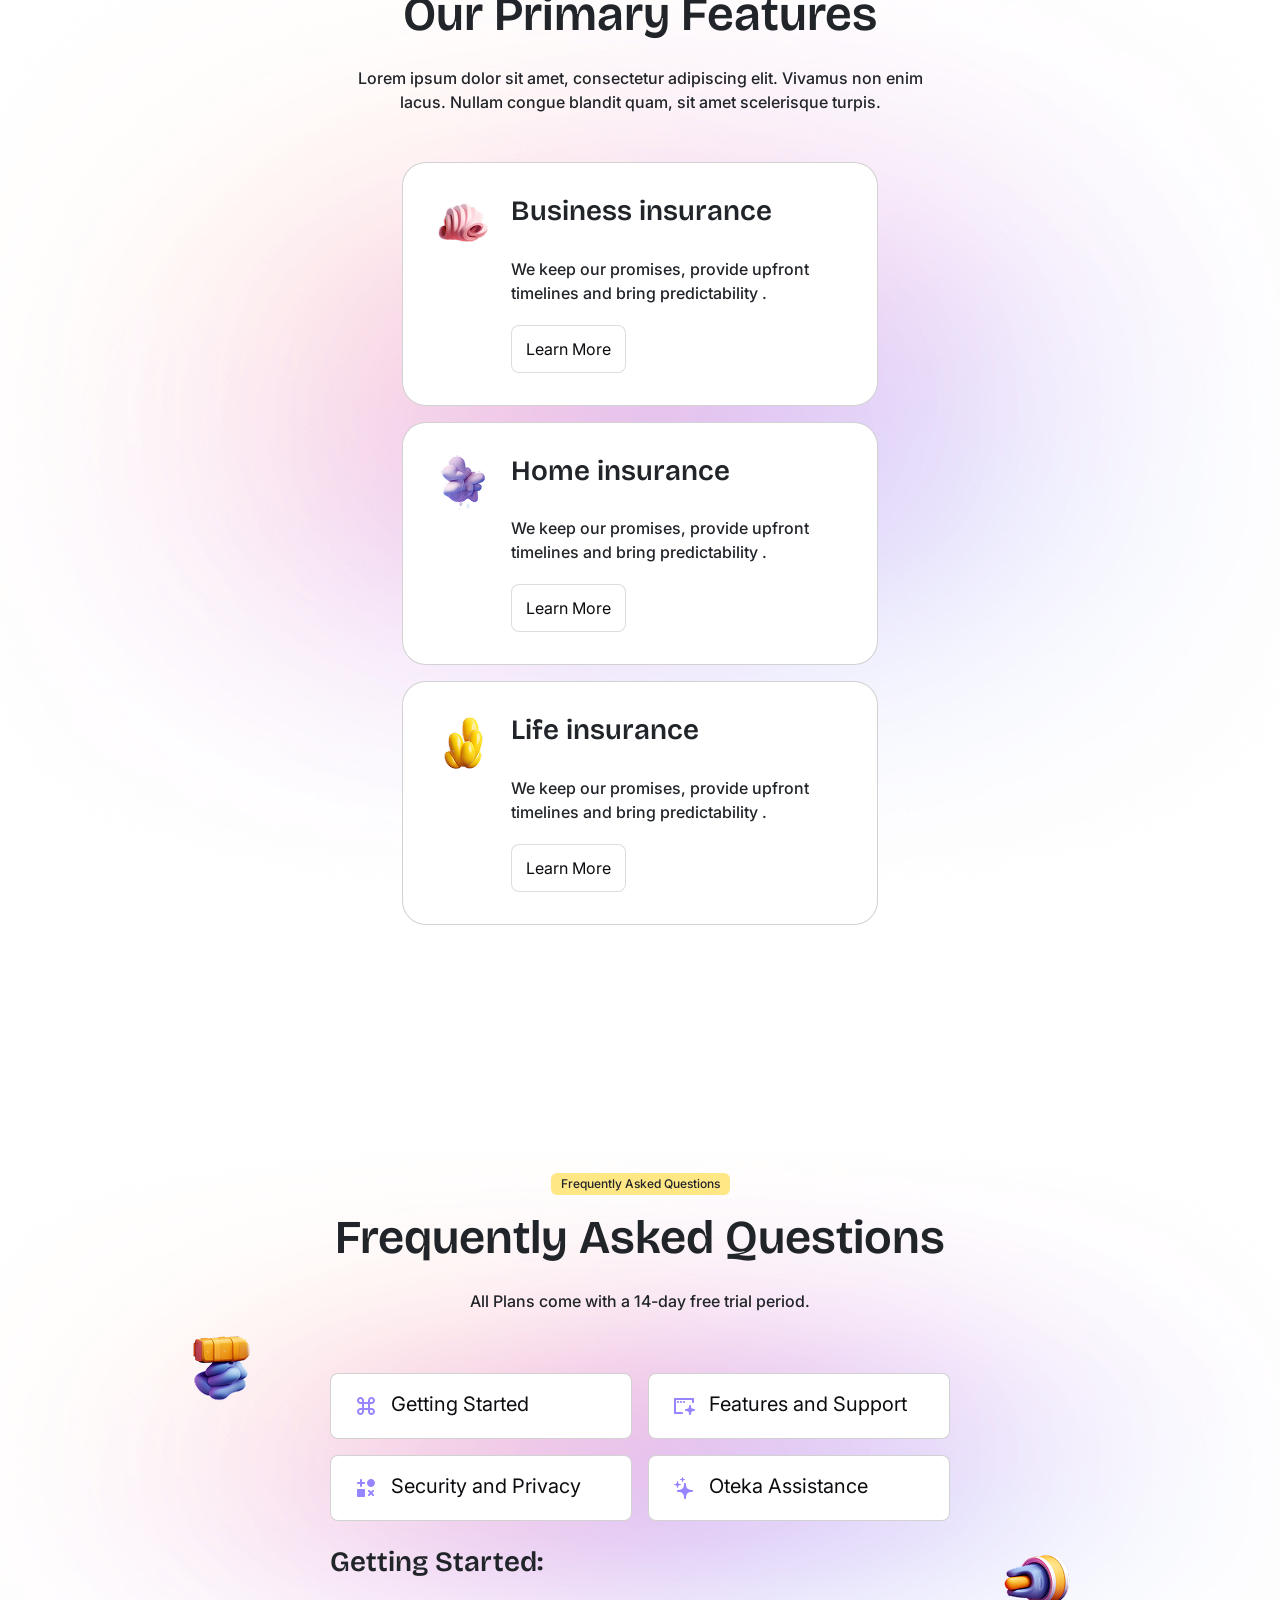
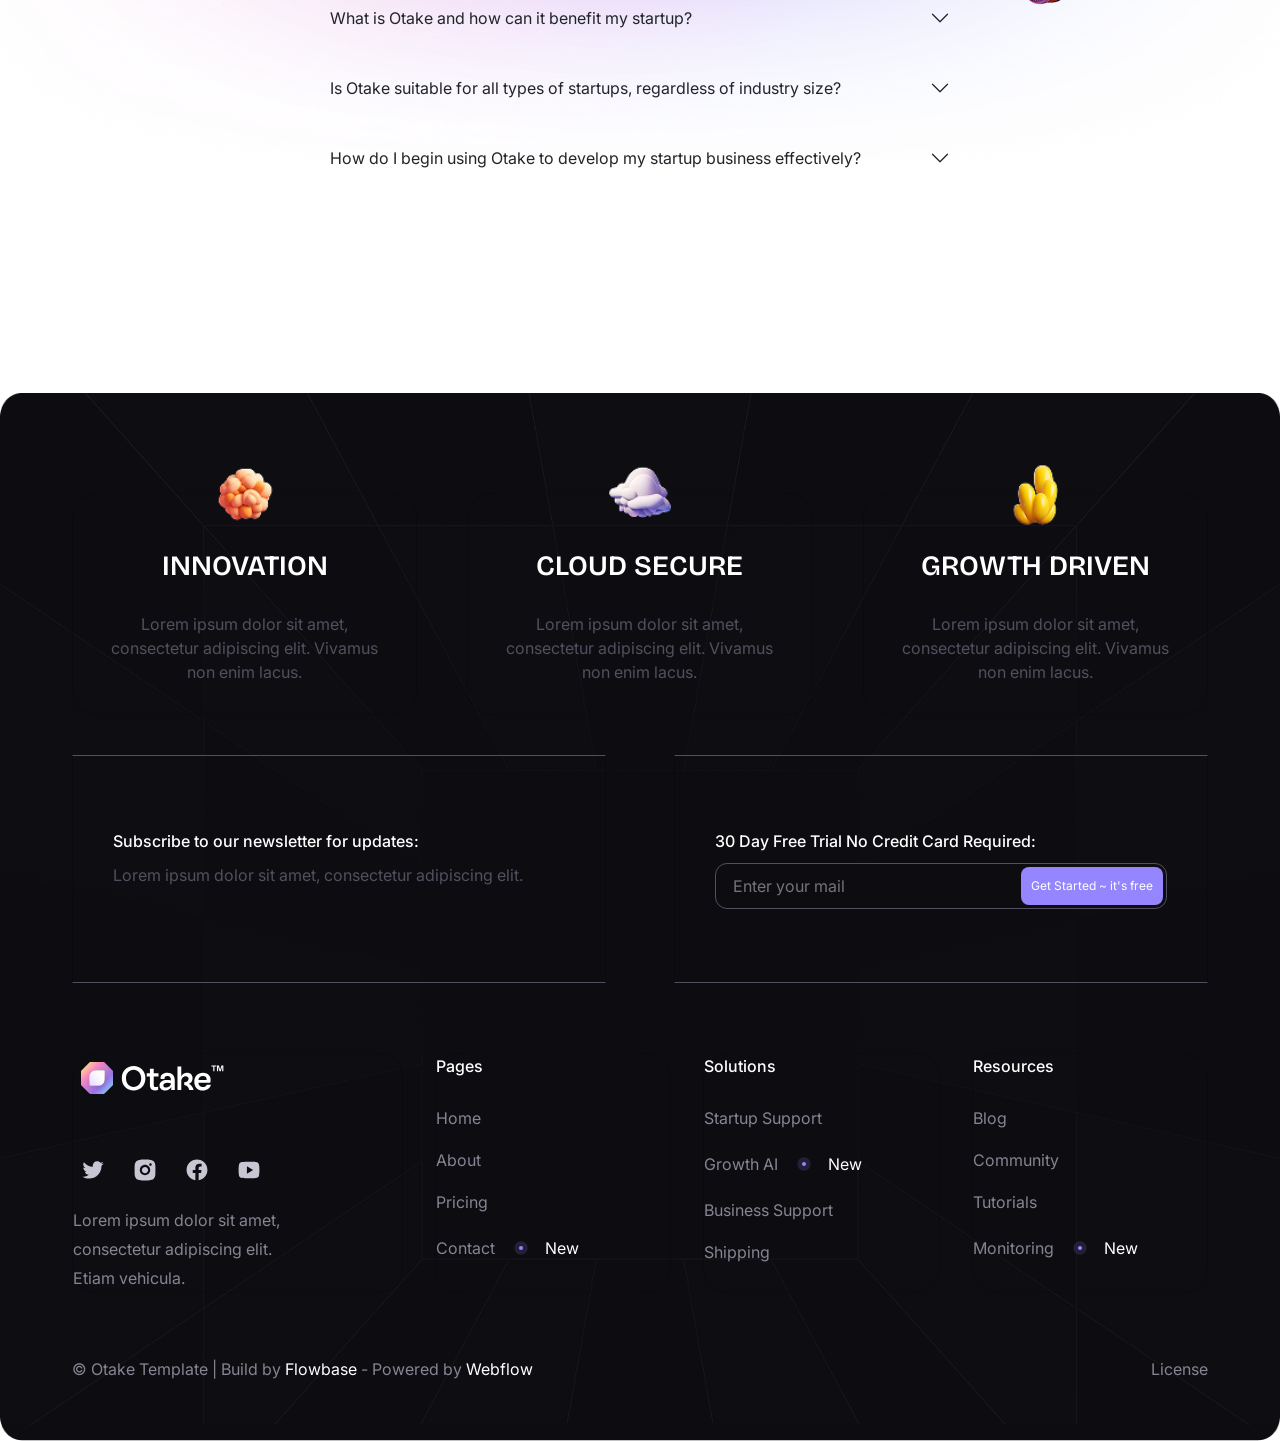
<file: about.html>
<!doctype html>
<html lang="en">
  <head>
    <meta charset="UTF-8" />
    <meta name="viewport" content="width=device-width, initial-scale=1.0" />

    <!-- favicon -->
    <link rel="icon" href="assets/img/favicon.svg" />
    <link rel="apple-touch-icon" href="assets/img/apple-touch-icon.svg" />
    <link rel="manifest" href="manifest.webmanifest" />

    <!-- css -->
    <link rel="stylesheet" href="assets/css/bootstrap.css" />
    <link rel="stylesheet" href="assets/css/style.css" />

    <!-- fonts -->
    <link rel="preconnect" href="https://fonts.googleapis.com" />
    <link rel="preconnect" href="https://fonts.gstatic.com" crossorigin />
    <link href="https://fonts.googleapis.com/css2?family=Bricolage+Grotesque:opsz,wght@12..96,200..800&family=Inter:ital,opsz,wght@0,14..32,100..900;1,14..32,100..900&display=swap" rel="stylesheet" />
    <title>Otake</title>
  </head>
  <body>
    <!-- navbar starts -->
    <nav class="navbar navbar-expand-lg">
      <div class="container">
        <a class="navbar-brand" href="/">
          <img src="assets/img/logo.svg" />
        </a>
        <button class="navbar-toggler" type="button" data-bs-toggle="collapse" data-bs-target="#navbarSupportedContent" aria-controls="navbarSupportedContent" aria-expanded="false" aria-label="Toggle navigation">
          <span class="navbar-toggler-icon"></span>
        </button>
        <div class="collapse navbar-collapse" id="navbarSupportedContent">
          <ul class="navbar-nav mx-auto mb-2 mb-lg-0">
            <li class="nav-item">
              <a class="nav-link" href="about.html">About</a>
            </li>
            <li class="nav-item">
              <a class="nav-link" href="#">Pricing</a>
            </li>
            <li class="nav-item">
              <a class="nav-link" href="#">Contact</a>
            </li>
          </ul>
          <div class="btns">
            <a href="#" class="btn-white">Sign in</a>
            <a href="#" class="btn-black">Try for Free</a>
          </div>
        </div>
      </div>
    </nav>
    <!-- navbar end -->

    <!-- About us section start-->
    <section class="about-us">
      <div class="container">
        <div class="cont">
          <div class="heading d-flex align-items-center">
            <p class="overline yellows mt-5">About Us</p>
            <div class="head-title d-flex align-items-center justify-content-around w-100">
              <img src="assets/img/footer-img-1.png" class="ab-le" />
              <h1 class="large-title text-center">Empowering businesses<br />large and small.</h1>
              <img src="assets/img/streamline-icon-3.png" class="ab-ri" />
            </div>
            <p class="text-center">Lorem ipsum dolor sit amet, consectetur adipiscing elit. Vivamus non<br />enim lacus. Nullam congue blandit quam, sit amet.</p>
          </div>
          <div class="about-cont">
            <div class="cards">
              <div class="card">
                <img src="assets/img/about-1.png" />
              </div>
              <div class="card">
                <img src="assets/img/about-2.png" />
              </div>
              <div class="card">
                <img src="assets/img/about-3.png" />
              </div>
            </div>
          </div>
        </div>
      </div>
    </section>
    <!-- About us section end-->

    <!-- growth section start -->
    <section class="growth section-gap">
      <div class="container">
        <div class="inner-sec">
          <div class="title-description">
            <div class="heading">
              <h1 class="small-title">The growth of your business is our priority, so we are here to help.</h1>
            </div>
            <div class="description">
              <span>Euismod aliquet odio cursus lacus, ut sit suspendisse ultrices. Etiam enim risus faucibus feugiat ut enim in sed tincidunt. Eu in justo, eu porttitor vivamus neque,.</span>
            </div>
          </div>
          <div class="tab">
            <div class="tab-cont">
              <div class="heading">
                <p class="overline">CLIENT RETENTION</p>
                <h1 class="medium-title">5.2M</h1>
              </div>
            </div>
            <div class="tab-cont">
              <div class="heading">
                <p class="overline">EMAILS PER MONTH</p>
                <h1 class="medium-title">+330K</h1>
              </div>
            </div>
            <div class="tab-cont">
              <div class="heading">
                <p class="overline">MONTHLY CAMPAIGNS</p>
                <h1 class="medium-title">+44,5K</h1>
              </div>
            </div>
          </div>
        </div>
      </div>
    </section>
    <!-- growth section end -->

    <!-- Our Values section start -->
    <section class="values section-gap">
      <div class="container">
        <div class="inner-sec">
          <div class="title-description">
            <div class="heading">
              <p class="overline yellows">Our Values</p>
              <h1 class="medium-title">And these are our principles!</h1>
            </div>
            <div class="description d-flex flex-column gap-3">
              <span>Lorem ipsum dolor sit amet, consectetur adipiscing elit. Vivamus non enim lacus. Nullam congue blandit quam, sit amet scelerisque.</span>
              <span>Lorem ipsum dolor sit amet, consectetur adipiscing elit.</span>
            </div>
          </div>
        </div>
        <div class="value-cont">
          <div class="cards">
            <div class="card">
              <img src="assets/img/values-icon-1.png" />
              <h1 class="small-title">Client Focussed</h1>
              <p>Lorem ipsum dolor sit amet, consectetur adipiscing elit. Vivamus non enim lacus. Nullam congue blandit quam, sit amet scelerisque turpis pellentesque eu. Sed rutrum orci felis, eget interdum.</p>
            </div>
            <div class="card">
              <img src="assets/img/values-icon-2.png" />
              <h1 class="small-title">Innovate & Optimize</h1>
              <p>Lorem ipsum dolor sit amet, consectetur adipiscing elit. Vivamus non enim lacus. Nullam congue blandit quam, sit amet scelerisque turpis pellentesque eu. Sed rutrum orci felis, eget interdum.</p>
            </div>
            <div class="card">
              <img src="assets/img/values-icon-3.png" />
              <h1 class="small-title">Community Driven</h1>
              <p>Lorem ipsum dolor sit amet, consectetur adipiscing elit. Vivamus non enim lacus. Nullam congue blandit quam, sit amet scelerisque turpis pellentesque eu. Sed rutrum orci felis, eget interdum.</p>
            </div>
          </div>
        </div>
      </div>
    </section>
    <!-- Our Values section end -->

    <!-- Our Story section start -->
    <section class="story section-gap section-bg">
      <div class="container">
        <div class="inner-sec-2">
          <div class="heading d-flex align-items-center text-center">
            <p class="overline yellows mt-5">Our Story</p>
            <h1 class="medium-title">Our growth journey.</h1>
            <p>Lorem ipsum dolor sit amet, consectetur adipiscing elit. Vivamus non enim<br />lacus. Nullam congue blandit quam, sit amet scelerisque turpis.</p>
          </div>
          <div class="content">
            <div class="cont">
              <div>
                <h1 class="medium-title">+100,000</h1>
                <p>Lorem ipsum dolor sit amet, consectetur adipiscing elit. Vivamus non enim lacus.</p>
              </div>
              <div>
                <h1 class="medium-title">5 Minutes</h1>
                <p>Lorem ipsum dolor sit amet, consectetur adipiscing elit. Vivamus non enim lacus.</p>
              </div>
              <div>
                <h1 class="medium-title">20 Years</h1>
                <p>Lorem ipsum dolor sit amet, consectetur adipiscing elit. Vivamus non enim lacus.</p>
              </div>
            </div>
            <div class="cont">
              <img src="assets/img/story.png" class="img-fluid" />
            </div>
          </div>
        </div>
      </div>
    </section>
    <!-- Our Story section end -->

    <!-- Primary feature section start -->
    <section class="primary section-gap section-bg">
      <div class="container">
        <div class="inner-sec-2">
          <div class="heading d-flex align-items-center text-center">
            <p class="overline yellows mt-5">Product Featuresy</p>
            <h1 class="medium-title">Our Primary Features</h1>
            <p>Lorem ipsum dolor sit amet, consectetur adipiscing elit. Vivamus non enim<br />lacus. Nullam congue blandit quam, sit amet scelerisque turpis.</p>
          </div>
          <div class="primary-cont mt-5">
            <div class="cards">
              <div class="card">
                <div class="card-co">
                  <img src="assets/img/values-icon-1.png" class="icon" />
                  <div>
                    <h1 class="small-title">Business insurance</h1>
                    <p>We keep our promises, provide upfront timelines and bring predictability .</p>
                    <a href="#" class="btn-white">Learn More</a>
                  </div>
                </div>
              </div>
              <div class="card">
                <div class="card-co">
                  <img src="assets/img/primary-icon-1.png" class="icon" />
                  <div>
                    <h1 class="small-title">Home insurance</h1>
                    <p>We keep our promises, provide upfront timelines and bring predictability .</p>
                    <a href="#" class="btn-white">Learn More</a>
                  </div>
                </div>
              </div>
              <div class="card">
                <div class="card-co">
                  <img src="assets/img/footer-img-3.png" class="icon" />
                  <div>
                    <h1 class="small-title">Life insurance</h1>
                    <p>We keep our promises, provide upfront timelines and bring predictability .</p>
                    <a href="#" class="btn-white">Learn More</a>
                  </div>
                </div>
              </div>
            </div>
          </div>
        </div>
      </div>
    </section>
    <!-- Primary feature section end -->

    <!-- faq section start -->
    <section class="faq section-gap section-bg">
      <div class="container">
        <div class="inner-sec">
          <div class="heading d-flex align-items-center text-center">
            <p class="overline yellows mt-5">Frequently Asked Questions</p>
            <h1 class="medium-title">Frequently Asked Questions</h1>
            <p>All Plans come with a 14-day free trial period.</p>
          </div>
          <div class="faq-card">
            <div class="cards">
              <div class="card">
                <a href="#" class="btn-purple"><img src="assets/img/faq-icon-1.svg" /> Getting Started </a>
              </div>
              <div class="card">
                <a href="#" class="btn-purple"><img src="assets/img/faq-icon-2.svg" /> Features and Support </a>
              </div>
              <div class="card">
                <a href="#" class="btn-purple"><img src="assets/img/faq-icon-3.svg" /> Security and Privacy </a>
              </div>
              <div class="card">
                <a href="#" class="btn-purple"><img src="assets/img/faq-icon-4.svg" /> Oteka Assistance </a>
              </div>
            </div>
          </div>
          <div class="accordion accordion-flush" id="accordionFlushExample">
            <div class="small-title">Getting Started:</div>
            <div class="accordion-item">
              <h2 class="accordion-header">
                <button class="accordion-button collapsed" type="button" data-bs-toggle="collapse" data-bs-target="#flush-collapseOne" aria-expanded="false" aria-controls="flush-collapseOne">What is Otake and how can it benefit my startup?</button>
              </h2>
              <div id="flush-collapseOne" class="accordion-collapse collapse" data-bs-parent="#accordionFlushExample">
                <div class="accordion-body">Placeholder content for this accordion, which is intended to demonstrate the <code>.accordion-flush</code> class. This is the first item's accordion body.</div>
              </div>
            </div>
            <div class="accordion-item">
              <h2 class="accordion-header">
                <button class="accordion-button collapsed" type="button" data-bs-toggle="collapse" data-bs-target="#flush-collapseTwo" aria-expanded="false" aria-controls="flush-collapseTwo">Is Otake suitable for all types of startups, regardless of industry size?</button>
              </h2>
              <div id="flush-collapseTwo" class="accordion-collapse collapse" data-bs-parent="#accordionFlushExample">
                <div class="accordion-body">Placeholder content for this accordion, which is intended to demonstrate the <code>.accordion-flush</code> class. This is the second item's accordion body. Let's imagine this being filled with some actual content.</div>
              </div>
            </div>
            <div class="accordion-item">
              <h2 class="accordion-header">
                <button class="accordion-button collapsed" type="button" data-bs-toggle="collapse" data-bs-target="#flush-collapseThree" aria-expanded="false" aria-controls="flush-collapseThree">How do I begin using Otake to develop my startup business effectively?</button>
              </h2>
              <div id="flush-collapseThree" class="accordion-collapse collapse" data-bs-parent="#accordionFlushExample">
                <div class="accordion-body">Placeholder content for this accordion, which is intended to demonstrate the <code>.accordion-flush</code> class. This is the third item's accordion body. Nothing more exciting happening here in terms of content, but just filling up the space to make it look, at least at first glance, a bit more representative of how this would look in a real-world application.</div>
              </div>
            </div>
          </div>
        </div>
      </div>
    </section>
    <!-- faq section end -->

    <!-- footer section start -->
    <footer class="footer section-bg-2 section-gap">
      <div class="container">
        <div class="footer-top">
          <div class="cards">
            <div class="card">
              <div class="card-cont">
                <img src="assets/img/footer-img-1.png" />
                <h1 class="small-title">INNOVATION</h1>
                <span>Lorem ipsum dolor sit amet, consectetur adipiscing elit. Vivamus non enim lacus.</span>
              </div>
            </div>
            <div class="card">
              <div class="card-cont">
                <img src="assets/img/footer-img-2.png" />
                <h1 class="small-title">CLOUD SECURE</h1>
                <span>Lorem ipsum dolor sit amet, consectetur adipiscing elit. Vivamus non enim lacus.</span>
              </div>
            </div>
            <div class="card">
              <div class="card-cont">
                <img src="assets/img/footer-img-3.png" />
                <h1 class="small-title">GROWTH DRIVEN</h1>
                <span>Lorem ipsum dolor sit amet, consectetur adipiscing elit. Vivamus non enim lacus.</span>
              </div>
            </div>
          </div>
        </div>
        <div class="footer-middel">
          <div class="cards">
            <div class="card">
              <p>Subscribe to our newsletter for updates:</p>
              <span>Lorem ipsum dolor sit amet, consectetur adipiscing elit.</span>
            </div>
            <div class="card">
              <p>30 Day Free Trial No Credit Card Required:</p>
              <div class="hero-in">
                <input type="text" placeholder="Enter your mail" />
                <a href="#" class="btn-purple">Get Started ~ it's free</a>
              </div>
            </div>
          </div>
        </div>
        <div class="footer-bottom">
          <div class="cards">
            <div class="card">
              <a href="#"><img src="assets/img/white-logo.svg" class="logo" alt="Otake" /></a>
              <div class="social mt-auto">
                <a href="https://twitter.com/"><img src="assets/img/social-1.svg" alt="Twitter" /></a>
                <a href="https://www.instagram.com/"><img src="assets/img/social-2.svg" alt="Instagram" /></a>
                <a href="https://www.facebook.com/"><img src="assets/img/social-3.svg" alt="Facebook" /></a>
                <a href="https://www.youtube.com/"><img src="assets/img/social-4.svg" alt="YouTube" /></a>
              </div>
              <span class="about">Lorem ipsum dolor sit amet, consectetur adipiscing elit. Etiam vehicula.</span>
            </div>
            <div class="card">
              <p class="col-title">Pages</p>
              <ul class="footer-links">
                <li><a href="#">Home</a></li>
                <li><a href="#">About</a></li>
                <li><a href="#">Pricing</a></li>
                <li>
                  <a href="#">Contact</a><span class="new"><img src="assets/img/pin.svg" alt="" />New</span>
                </li>
              </ul>
            </div>

            <div class="card">
              <p class="col-title">Solutions</p>
              <ul class="footer-links">
                <li><a href="#">Startup Support</a></li>
                <li>
                  <a href="#">Growth AI</a><span class="new"><img src="assets/img/pin.svg" alt="" />New</span>
                </li>
                <li><a href="#">Business Support</a></li>
                <li><a href="#">Shipping</a></li>
              </ul>
            </div>

            <div class="card">
              <p class="col-title">Resources</p>
              <ul class="footer-links">
                <li><a href="#">Blog</a></li>
                <li><a href="#">Community</a></li>
                <li><a href="#">Tutorials</a></li>
                <li>
                  <a href="#">Monitoring</a><span class="new"><img src="assets/img/pin.svg" alt="" />New</span>
                </li>
              </ul>
            </div>
          </div>
          <div class="footer-copy">
            <span>© Otake Template | Build by <a href="#">Flowbase</a> - Powered by <a href="#">Webflow</a></span>
            <a href="#" class="license">License</a>
          </div>
        </div>
      </div>
    </footer>
    <!-- footer section end -->

    <!-- script -->
    <script src="assets/js/jquery.min.js"></script>
    <script src="assets/js/bootstrap.bundle.min.js"></script>
  </body>
</html>
</file>
<file: assets/css/style.css>
* {
  padding: 0;
  margin: 0;
  box-sizing: border-box;
}

body {
  font-family: "Inter", sans-serif;
}

a {
  font-family: "Inter", sans-serif;
  text-decoration: none;
  color: #0d0c10;
  font-size: 16px;
  transition: all 0.3s ease;
}
a.btn-white {
  box-shadow: inset 0 0 0 1px #dddddd;
  padding: 12px 15px;
  border-radius: 8px;
}
a.btn-black {
  color: #f4f3f8;
  background-color: #0d0c10;
  padding: 12px 15px;
  border-radius: 8px;
}
a.btn-purple {
  padding: 12px 15px;
  border-radius: 8px;
}
a.btn-purple:hover {
  box-shadow: inset 0 0 0 1px #9585ff;
  color: #9585ff;
}

ul,
ol {
  padding: 0;
}

p {
  font-family: "Inter", sans-serif;
  font-size: 16px;
  margin-bottom: 0;
  font-weight: 500;
}

.large-title {
  font-family: "Bricolage Grotesque", sans-serif;
  font-size: 56px;
  font-weight: 600;
}
.large-title.white-txt {
  color: #ffffff;
}

.medium-title {
  font-family: "Bricolage Grotesque", sans-serif;
  font-size: 48px;
  font-weight: 600;
}
.medium-title.white-txt {
  color: #ffffff;
}

.small-title {
  font-family: "Bricolage Grotesque", sans-serif;
  font-size: 28px;
  font-weight: 600;
}
.small-title.white-txt {
  color: #ffffff;
}

span {
  color: #52505f;
}

.overline {
  display: inline-block;
  box-shadow: inset 0 0 0 1px #dddddd;
  padding: 2px 10px;
  border-radius: 6px;
  font-size: 12px;
}
.overline.yellows {
  background-color: #ffe785;
  box-shadow: none;
}

.heading {
  display: flex;
  flex-direction: column;
  gap: 15px;
  align-items: flex-start;
}

.content {
  display: grid;
  grid-template-columns: repeat(2, 1fr);
  gap: 20px;
  padding: 80px 0;
  align-items: stretch;
}

.section-gap {
  margin-top: 200px;
}

.content-gap {
  margin-top: 100px;
}

.section-bg {
  background-image: url("../img/section-bg.png");
  background-size: 100% 100%;
  background-repeat: no-repeat;
  background-position: center;
}

.section-bg-2 {
  padding: 60px 0;
  background-image: url("../img/Section-bg-2.png");
  background-size: 100% 100%;
  background-repeat: no-repeat;
  background-position: center;
}

.title-description {
  display: flex;
  justify-content: space-between;
  align-items: flex-start;
}
.title-description .heading {
  width: 40%;
}
.title-description .description {
  width: 40%;
}
.title-description .description p {
  font-size: 12px;
  margin-bottom: 30px;
}

.cards {
  display: grid;
  grid-template-columns: repeat(3, 1fr);
  gap: 16px;
  margin-top: 40px;
}
.cards .card {
  position: relative;
  border-radius: 24px;
  background: #fff;
}
.cards .card-cont {
  padding: 56px 30px 30px;
  display: flex;
  flex-direction: column;
  gap: 20px;
  text-align: center;
}
.cards .card-cont img {
  width: 80px;
  height: 80px;
  position: absolute;
  top: -40px;
  left: 50%;
  transform: translateX(-50%);
}
.cards .card-cont .btn-white {
  padding: 11px;
  text-align: center;
}
.cards img {
  padding: 8px;
}

.navbar {
  padding: 28px 0;
  margin-bottom: 20px;
}
.navbar .navbar-toggler {
  width: 44px;
  height: 44px;
  padding: 10px;
  margin-bottom: 10px;
  --bs-navbar-toggler-focus-width: 0;
}
.navbar .navbar-toggler:focus, .navbar .navbar-toggler:focus-visible, .navbar .navbar-toggler:active {
  outline: none;
  box-shadow: none;
}
.navbar .navbar-toggler[aria-expanded=true] {
  --bs-navbar-toggler-icon-bg: url("../img/close-bar.svg");
}
.navbar .navbar-toggler .navbar-toggler-icon {
  width: 100%;
  height: 100%;
}
.navbar .nav-item {
  font-size: 12px;
}
.navbar .btns {
  display: flex;
  gap: 20px;
}
.navbar .btns .btn-white {
  box-shadow: none;
}

.hero {
  background-image: url("../img/hero-bg-img.png");
  background-size: cover;
  background-repeat: no-repeat;
  background-position: center;
  border-radius: 50px;
}
.hero .content {
  align-items: stretch;
}
.hero .cont:first-child {
  display: flex;
}
.hero div .check {
  font-size: 14px;
}
.hero div span {
  font-size: 12px;
}

.hero-in {
  display: flex;
  align-items: center;
  border: 1px solid #dddddd;
  border-radius: 12px;
  padding: 3px 3px 3px 17px;
}
.hero-in input {
  flex-grow: 1;
  border: none;
  outline: none;
  background: transparent;
}
.hero-in a {
  padding: 10px;
}

.review-bottom {
  display: flex;
  align-items: center;
  gap: 12px;
  margin-top: auto;
}
.review-bottom .avatars {
  display: flex;
}
.review-bottom .avatars img {
  height: 48px;
  border-radius: 50%;
  border: 2px solid #fff;
  margin-left: -12px;
}
.review-bottom .review-text {
  display: flex;
  flex-direction: column;
  line-height: 1.2;
}
.review-bottom .review-text strong {
  font-size: 16px;
}
.review-bottom .review-text span {
  font-size: 12px;
}

.hero-img {
  width: 625px;
  max-width: 100%;
  height: auto;
  aspect-ratio: 1/1;
  -o-object-fit: contain;
     object-fit: contain;
}

.inner-sec {
  padding: 0 96px;
  display: flex;
  flex-direction: column;
  gap: 20px;
}

.companies-img {
  display: flex;
  flex-direction: column;
  gap: 50px;
}
.companies-img .first-img {
  display: flex;
  justify-content: space-between;
}

.streamline .heading,
.features .heading {
  margin-bottom: 80px;
}

.features .medium-title {
  font-size: 32px;
}

.feature .cards {
  grid-template-columns: repeat(4, 1fr);
  gap: 32px;
  margin-top: 0;
}
.feature .card {
  background: transparent;
  border-radius: 0;
  border: none;
}
.feature .card-cont {
  padding: 0;
  gap: 12px;
  align-items: center;
}
.feature .card-cont img {
  position: static;
  transform: none;
  width: 48px;
  height: 48px;
  padding: 0;
  margin-bottom: 8px;
}
.feature .card-cont .small-title {
  font-size: 20px;
}
.feature .card-cont p {
  font-size: 12px;
  color: #52505f;
}

.testimonial .inner-sec {
  gap: 0;
}
.testimonial .heading span {
  color: #878493;
}
.testimonial .heading .medium-title {
  font-size: 40px;
}
.testimonial .content {
  display: grid;
  grid-template-columns: repeat(2, 1fr);
  align-items: stretch;
}
.testimonial .content .cont {
  display: flex;
}
.testimonial .content:nth-child(odd) .cont:last-child {
  align-items: center;
  justify-content: flex-end;
}
.testimonial .content:nth-child(even) .cont:first-child {
  align-items: center;
  justify-content: flex-start;
}
.testimonial .bottom {
  display: flex;
  align-items: center;
  justify-content: space-between;
  gap: 24px;
  width: 100%;
  padding-top: 20px;
}
.testimonial .bullet {
  list-style: none;
  padding: 0;
  margin: 0;
  display: flex;
  flex-direction: column;
  gap: 16px;
}
.testimonial .bullet li {
  font-size: 14px;
  display: flex;
  align-items: center;
  gap: 12px;
}
.testimonial .bullet li::before {
  content: "";
  width: 20px;
  height: 20px;
  flex-shrink: 0;
  background: url("../img/bullet-icon.svg") no-repeat center/contain;
}
.testimonial .bullet-img-up {
  width: 80px;
  height: 80px;
  position: relative;
  top: -40px;
  left: 60px;
  -o-object-fit: contain;
     object-fit: contain;
  flex-shrink: 0;
  align-self: center;
  margin-right: 12%;
}

.testimonial-img {
  width: 368px;
  max-width: 100%;
  height: auto;
  aspect-ratio: 1/1;
  -o-object-fit: contain;
     object-fit: contain;
}

.detailed-testimonial .head-title .medium-title {
  text-align: center;
}
.detailed-testimonial .head-title img {
  height: 48px;
  width: 48px;
}
.detailed-testimonial .inner-sec {
  gap: 20px;
}
.detailed-testimonial .cards {
  grid-template-columns: repeat(2, 1fr);
}
.detailed-testimonial .cards .card {
  display: flex;
  flex-direction: column;
  gap: 20px;
  background: none;
  color: #ffffff;
  padding: 30px 24px;
  border-radius: 27px;
  border: 8px solid #17161d;
  border-bottom: 20px solid #17161d;
}
.detailed-testimonial .cards .star {
  width: 113px;
  padding: 0;
}
.detailed-testimonial .cards span {
  font-size: 14px;
}
.detailed-testimonial .cards .dt-img {
  width: 130px;
}
.detailed-testimonial .cards .card-cont-2 {
  display: flex;
  flex-direction: column;
  gap: 11px;
}
.detailed-testimonial .cards .btn-black {
  background-color: transparent;
}

.blogs-card .card-cont {
  text-align: start;
  padding-top: 10px;
}
.blogs-card span {
  background-color: #f4f3f8;
  padding: 2px 10px;
  border-radius: 6px;
  font-size: 12px;
}
.blogs-card .small-title {
  font-size: 24px;
}
.blogs-card p {
  font-size: 14px;
}

.cta .inner-sec {
  position: relative;
  row-gap: 20px;
  padding: 100px 180px 60px 180px;
  width: 100%;
  max-width: 944px;
  margin: 0 auto;
  background-color: #0d0c10;
  background-image: url("../img/Section-bg-2.png");
  background-size: cover;
  background-position: center;
  background-repeat: no-repeat;
  border-radius: 32px;
}
.cta .cta-icon {
  position: absolute;
  top: -40px;
  left: 50%;
  transform: translateX(-50%);
  width: 80px;
  height: 80px;
}
.cta .heading {
  gap: 12px;
}
.cta .heading .medium-title {
  color: #ffffff;
}
.cta .heading p {
  color: #c8c6d3;
  font-size: 16px;
}
.cta .cta-stats {
  list-style: none;
  display: flex;
  justify-content: center;
  align-items: center;
  gap: 28px;
}
.cta .cta-stats li {
  color: #ffffff;
  font-family: "Inter", sans-serif;
  font-weight: 500;
  font-size: 16px;
  display: flex;
  align-items: center;
  gap: 28px;
}
.cta .cta-stats li:not(:first-child)::before {
  content: "";
  width: 4px;
  height: 4px;
  border-radius: 50%;
  background: #878493;
}

.btn-solid-white {
  align-self: center;
  width: -moz-fit-content;
  width: fit-content;
  display: inline-flex;
  align-items: center;
  gap: 6px;
  background: #ffffff;
  color: #0d0c10;
  padding: 12px 15px;
  border-radius: 8px;
}
.btn-solid-white span {
  color: #878493;
}

.faq .container {
  position: relative;
}
.faq .medium-title {
  font-size: 47px;
}
.faq .inner-sec {
  position: relative;
  row-gap: 20px;
  padding: 0 258px;
}
.faq .inner-sec::before, .faq .inner-sec::after {
  content: "";
  position: absolute;
  width: 80px;
  height: 80px;
  background-repeat: no-repeat;
  background-size: contain;
  background-position: center;
  pointer-events: none;
}
.faq .inner-sec::before {
  background-image: url("../img/faq-side-1.png");
  top: 200px;
  left: 110px;
}
.faq .inner-sec::after {
  background-image: url("../img/faq-side-2.png");
  top: 62%;
  right: 130px;
}
.faq .inner-sec:nth-child(3) {
  gap: 0;
}
.faq .cards {
  grid-template-columns: repeat(2, 1fr);
}
.faq .card {
  border-radius: 8px;
}
.faq .btn-purple {
  margin-bottom: 0;
  font-size: 20px;
}
.faq .accordion-flush {
  --bs-accordion-bg: transparent;
  --bs-accordion-active-bg: transparent;
  --bs-accordion-btn-focus-box-shadow: none;
}
.faq .accordion-flush .accordion-item {
  background-color: transparent;
  border: 0;
}
.faq .accordion-flush .accordion-button {
  background-color: transparent;
  box-shadow: none;
  padding: 25px 0;
}
.faq .accordion-flush .accordion-button:focus {
  box-shadow: none;
  outline: none;
}
.faq .accordion-flush .accordion-button:not(.collapsed) {
  background-color: transparent;
  box-shadow: none;
}

.footer .card {
  background-color: transparent;
  color: #ffffff;
}
.footer .footer-top .cards {
  gap: 50px;
}
.footer .footer-middel .cards {
  grid-template-columns: repeat(2, 1fr);
  -moz-column-gap: 68px;
       column-gap: 68px;
}
.footer .footer-middel .card {
  border-top: 1px solid #52505f;
  border-bottom: 1px solid #52505f;
  border-radius: 0;
  padding: 73px 40px;
}
.footer .footer-middel p {
  margin-bottom: 10px;
}
.footer .footer-middel .hero-in {
  border-color: #52505f;
}
.footer .footer-middel .btn-purple {
  font-size: 12px;
  background-color: #9585ff;
  color: #ffffff;
}
.footer .footer-bottom {
  margin-top: 70px;
}
.footer .footer-bottom .cards {
  grid-template-columns: 1.4fr repeat(3, minmax(0, 1fr));
  gap: 32px;
  margin-top: 0;
  align-items: stretch;
}
.footer .footer-bottom .card {
  display: flex;
  flex-direction: column;
  padding: 0;
}
.footer .footer-bottom .logo {
  width: auto;
  margin-bottom: 48px;
}
.footer .footer-bottom .social {
  display: flex;
  gap: 12px;
  margin-bottom: 16px;
}
.footer .footer-bottom .social a {
  display: inline-flex;
}
.footer .footer-bottom .social img {
  padding: 0;
  height: 40px;
}
.footer .footer-bottom .about {
  max-width: 230px;
  line-height: 1.8;
  color: #878493;
}
.footer .footer-bottom .col-title {
  font-weight: 500;
  color: #ffffff;
  margin-bottom: 28px;
}
.footer .footer-bottom .footer-links {
  list-style: none;
  display: flex;
  flex-direction: column;
  gap: 18px;
  padding: 0;
}
.footer .footer-bottom .footer-links li {
  display: flex;
  align-items: center;
  gap: 10px;
}
.footer .footer-bottom .footer-links a {
  font-size: 16px;
  color: #878493;
}
.footer .footer-bottom .footer-links a:hover {
  color: #ffffff;
}
.footer .footer-bottom .new {
  display: inline-flex;
  align-items: center;
  gap: 8px;
  color: #ffffff;
}
.footer .footer-bottom .footer-copy {
  display: flex;
  justify-content: space-between;
  align-items: center;
  margin-top: 64px;
}
.footer .footer-bottom .footer-copy span {
  color: #878493;
}
.footer .footer-bottom .footer-copy span a {
  color: #ffffff;
}
.footer .footer-bottom .footer-copy .license {
  color: #878493;
}

.about-us {
  background-image: url("../img/about-bg-1.svg");
  background-size: cover;
  background-repeat: no-repeat;
  background-position: center;
  border-radius: 24px;
}
.about-us .cont {
  position: relative;
  top: 96px;
}
.about-us .heading {
  position: relative;
}
.about-us .heading img {
  height: 80px;
}
.about-us .heading .ab-ri {
  position: relative;
  top: 50px;
}
.about-us .card {
  box-shadow: 0 5px 5px 5px rgba(0, 0, 0, 0.02);
}

.growth .title-description {
  padding: 0 62px 0 32px;
}

.tab {
  border: 1px solid #dddddd;
  border-radius: 16px;
  padding: 40px 0;
  display: grid;
  grid-template-columns: repeat(3, 1fr);
}
.tab .tab-cont {
  display: flex;
  flex-direction: column;
  align-items: center;
}
.tab .tab-cont:nth-child(2) {
  border-left: 1px solid #dddddd;
  border-right: 1px solid #dddddd;
}
.tab .tab-cont .heading {
  align-items: center;
}

.values .title-description {
  padding: 0 62px 0 32px;
}
.values img {
  height: 72px;
  width: 72px;
  margin-bottom: 10px;
}
.values .value-cont .card {
  display: flex;
  align-items: center;
  padding: 0 32px 32px;
}

.inner-sec-2 {
  padding: 0 144px;
}
.inner-sec-2 .cont {
  display: flex;
  flex-direction: column;
  gap: 20px;
}

.primary .cards {
  grid-template-columns: 1fr;
  max-width: 476px;
  margin: auto;
}
.primary .card {
  padding: 32px;
}
.primary .card-co {
  display: flex;
  gap: 20px;
}
.primary .card-co img {
  height: 56px;
  padding: 0;
}
.primary .card-co div {
  display: flex;
  flex-direction: column;
  align-items: flex-start;
  gap: 20px;
}

.primary.section-gap {
  margin-top: 50px;
}

@media (max-width: 1200px) {
  .large-title {
    font-size: 48px;
  }
  .medium-title {
    font-size: 40px;
  }
  .small-title {
    font-size: 20px;
  }
  .hero {
    min-height: auto;
  }
  .hero .content {
    padding: 60px 0;
  }
  .hero-img {
    width: 100%;
    max-width: 100%;
  }
  .inner-sec {
    padding: 0;
  }
  .inner-sec-2 {
    padding: 0;
  }
  .streamline .cards {
    grid-template-columns: repeat(2, 1fr);
    row-gap: 60px;
  }
  .feature .cards {
    grid-template-columns: repeat(3, 1fr);
  }
  .testimonial .content {
    padding: 60px 0;
  }
  .testimonial-img {
    width: 100%;
  }
  .de-testi-cont .cards {
    row-gap: 16px;
  }
  .faq .medium-title {
    font-size: 40px;
  }
  .faq .inner-sec {
    padding: 0 100px;
  }
  .faq .inner-sec::before, .faq .inner-sec::after {
    display: none;
  }
  .faq .btn-purple {
    font-size: 18px;
  }
  .footer .footer-middel .cards {
    -moz-column-gap: 32px;
         column-gap: 32px;
  }
  .footer .footer-middel .card {
    padding: 56px 40px;
  }
  .footer .footer-bottom {
    margin-top: 56px;
  }
  .footer .footer-bottom .cards {
    gap: 24px;
  }
  .growth .inner-sec {
    padding: 0;
  }
  .values .inner-sec {
    padding: 0;
  }
}
@media (max-width: 992px) {
  .navbar .container {
    position: relative;
  }
  .navbar .navbar-toggler {
    display: flex;
    align-items: center;
    justify-content: center;
  }
  .navbar-collapse {
    position: absolute;
    top: 100%;
    left: 12px;
    right: 12px;
    width: auto;
    background-color: #fff;
    padding: 16px 20px 24px;
    border-radius: 16px;
    box-shadow: 0 12px 24px rgba(13, 12, 16, 0.08);
    z-index: 10;
  }
  .btns {
    display: flex;
    gap: 12px;
    margin-top: 12px;
  }
  .hero {
    border-radius: 32px;
  }
  .hero .content {
    grid-template-columns: 1fr;
    padding: 48px 0;
  }
  .hero .cont:last-child {
    justify-content: center;
  }
  .hero-in {
    max-width: 370px;
    padding: 3px 3px 3px 14px;
  }
  .hero-in input {
    padding: 8px 0;
  }
  .hero-in a {
    padding: 10px 14px;
    white-space: nowrap;
  }
  .hero-img {
    max-width: 520px;
  }
  .review-bottom {
    margin-top: 32px;
  }
  .inner-sec {
    row-gap: 30px;
  }
  .title-description {
    flex-direction: column;
    gap: 24px;
  }
  .title-description .heading,
  .title-description .description {
    width: 100%;
  }
  .companies-img {
    gap: 40px;
  }
  .companies-img .first-img {
    display: grid;
    grid-template-columns: repeat(3, 1fr);
    justify-items: center;
    gap: 40px;
  }
  .cards {
    grid-template-columns: repeat(2, 1fr);
  }
  .feature .cards {
    grid-template-columns: repeat(2, 1fr);
  }
  .testimonial .content {
    grid-template-columns: 1fr;
    padding: 48px 0;
  }
  .testimonial .content:nth-child(odd) .cont:last-child {
    justify-content: center;
  }
  .testimonial .content:nth-child(even) .cont:first-child {
    justify-content: center;
  }
  .testimonial .content:nth-child(even) .cont:last-child {
    order: -1;
  }
  .testimonial .bottom {
    margin-top: 32px;
  }
  .testimonial-img {
    max-width: 420px;
  }
  .blogs-card .cards {
    row-gap: 16px;
  }
  .cta .inner-sec {
    max-width: 100%;
    padding: 64px 32px;
    border-radius: 28px;
  }
  .cta .heading p {
    font-size: 15px;
  }
  .cta .cta-stats {
    gap: 20px;
  }
  .cta .cta-stats li {
    gap: 20px;
    font-size: 15px;
  }
  .faq .medium-title {
    font-size: 40px;
  }
  .faq .inner-sec {
    padding: 0 30px;
  }
  .faq .btn-purple {
    font-size: 16px;
  }
  .footer .footer-middel .cards {
    grid-template-columns: 1fr;
    row-gap: 0;
  }
  .footer .footer-middel .card {
    padding: 48px 32px;
  }
  .footer .footer-middel .card:last-child {
    border-top: 0;
  }
  .footer .footer-middel .hero-in {
    max-width: 100%;
  }
  .footer .footer-bottom {
    margin-top: 48px;
  }
  .footer .footer-bottom .cards {
    grid-template-columns: repeat(3, minmax(0, 1fr));
    row-gap: 40px;
  }
  .footer .footer-bottom .card:first-child {
    grid-column: 1/-1;
  }
  .footer .footer-bottom .logo {
    margin-bottom: 24px;
  }
  .footer .footer-bottom .about {
    max-width: 320px;
  }
  .footer .footer-bottom .footer-copy {
    margin-top: 48px;
  }
  .ab-le,
  .ab-ri {
    display: none;
  }
  .story .content {
    grid-template-columns: 1fr;
  }
  .content {
    padding: 0;
  }
}
@media (max-width: 768px) {
  .large-title {
    font-size: 38px;
  }
  .medium-title {
    font-size: 32px;
  }
  .section-gap {
    padding: 80px 0;
  }
  .hero {
    border-radius: 24px;
  }
  .hero .content {
    padding: 40px 0;
  }
  .hero-img {
    max-width: 420px;
  }
  .hero .heading p {
    font-size: 15px;
  }
  .streamline .cards {
    grid-template-columns: 1fr;
  }
  .testimonial .content {
    padding: 40px 0;
  }
  .detailed-testimonial .de-testi-cont .cards {
    grid-template-columns: 1fr;
    gap: 24px;
  }
  .blogs-card .cards {
    grid-template-columns: 1fr;
  }
  .cta .inner-sec {
    padding: 56px 24px 48px;
    border-radius: 24px;
    row-gap: 16px;
  }
  .cta .cta-icon {
    width: 64px;
    height: 64px;
    top: -32px;
  }
  .cta .heading .medium-title {
    font-size: 32px;
  }
  .cta .heading p {
    font-size: 14px;
  }
  .cta .cta-stats {
    flex-wrap: wrap;
    gap: 12px 20px;
  }
  .cta .cta-stats li {
    font-size: 14px;
    gap: 20px;
  }
  .faq .medium-title {
    font-size: 32px;
  }
  .faq .inner-sec {
    padding: 0;
  }
  .faq .cards {
    grid-template-columns: 1fr;
  }
  .faq .btn-purple {
    font-size: 16px;
  }
  .growth,
  .values {
    padding: 60px 0 0 0;
  }
  .growth .title-description,
  .values .title-description {
    padding: 0;
  }
  .tab {
    grid-template-columns: 1fr;
    row-gap: 16px;
    padding: 20px 0;
  }
  .tab .tab-cont {
    border: none;
  }
  .tab .tab-cont:nth-child(2) {
    border: none;
    border-top: 1px solid #dddddd;
    border-bottom: 1px solid #dddddd;
    padding: 20px 0;
  }
}
@media (max-width: 576px) {
  p {
    font-size: 16px;
    text-align: start;
  }
  .section-gap {
    padding: 50px 0 0 0;
    margin-top: 0;
  }
  .hero .content {
    padding: 32px 0;
    gap: 32px;
  }
  .hero-img {
    max-width: 100%;
  }
  .hero-in {
    flex-direction: column;
    align-items: stretch;
    padding: 8px;
    gap: 8px;
  }
  .hero-in input {
    padding: 10px 8px;
  }
  .hero-in a {
    text-align: center;
    padding: 12px;
  }
  .review-bottom {
    margin-top: 24px;
  }
  .companies-img .first-img {
    display: grid;
    grid-template-columns: repeat(2, 1fr);
    justify-items: center;
    gap: 40px;
  }
  .cards {
    grid-template-columns: 1fr;
  }
  .feature .cards {
    grid-template-columns: 1fr;
  }
  .testimonial .content {
    padding: 32px 0;
    gap: 32px;
  }
  .testimonial .bullet-img-up {
    width: 60px;
    height: 60px;
    margin-right: 0;
    left: 0;
  }
  .cta .inner-sec {
    align-items: flex-start;
    padding: 52px 16px 36px;
    border-radius: 20px;
  }
  .cta .cta-icon {
    width: 56px;
    height: 56px;
    top: -28px;
  }
  .cta .heading .medium-title {
    font-size: 28px;
  }
  .cta .heading p {
    font-size: 14px;
  }
  .cta .cta-stats {
    flex-direction: column;
    align-items: flex-start;
    gap: 10px;
  }
  .cta .cta-stats li {
    font-size: 14px;
  }
  .cta .cta-stats li:not(:first-child)::before {
    display: none;
  }
  .cta .btn-solid-white {
    width: 100%;
  }
  .footer .footer-middel .card {
    padding: 32px 16px;
  }
  .footer .footer-bottom {
    margin-top: 40px;
  }
  .footer .footer-bottom .cards {
    grid-template-columns: 1fr;
    row-gap: 32px;
  }
  .footer .footer-bottom .col-title {
    margin-bottom: 16px;
  }
  .footer .footer-bottom .footer-links {
    gap: 14px;
  }
  .footer .footer-bottom .footer-copy {
    flex-direction: column;
    align-items: flex-start;
    gap: 12px;
    margin-top: 32px;
  }
  .about-us .cont {
    top: 50px;
  }
  .growth {
    padding: 100px 0 0 0;
  }
}/*# sourceMappingURL=style.css.map */
</file>
